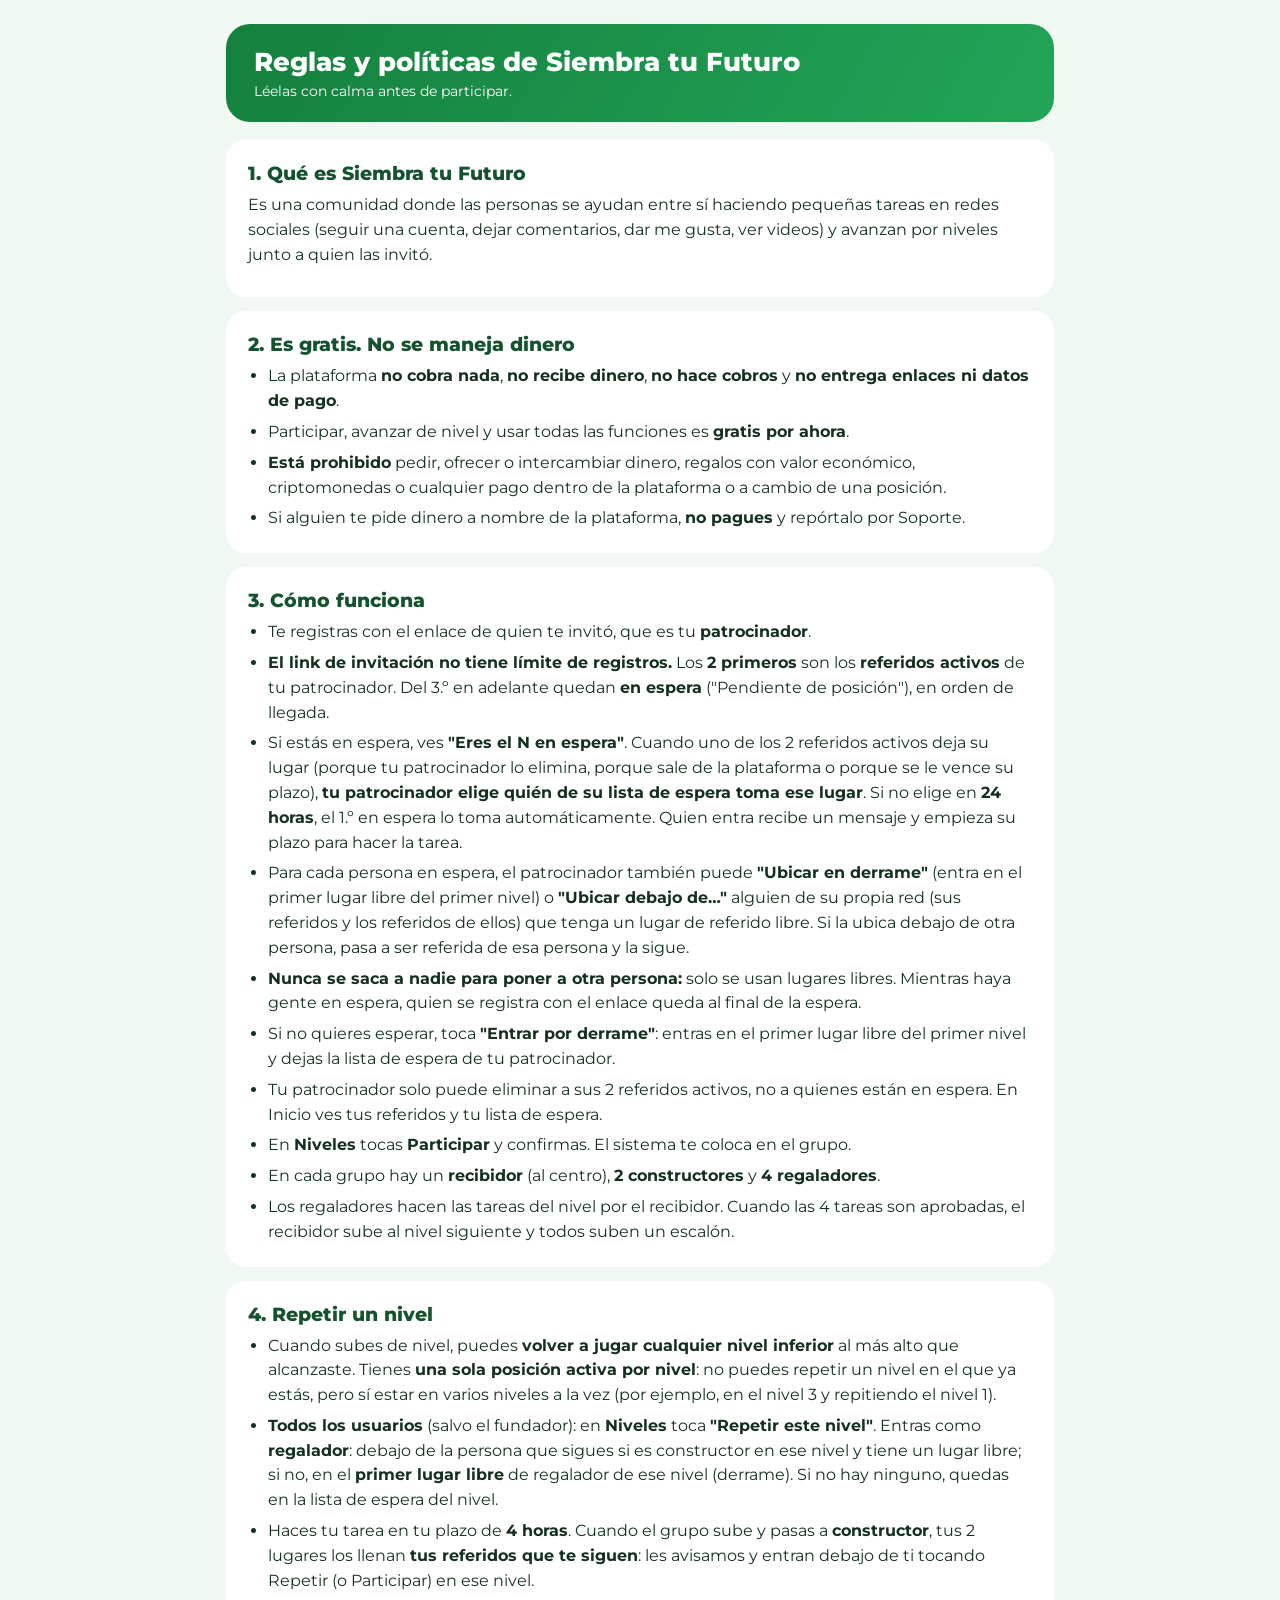
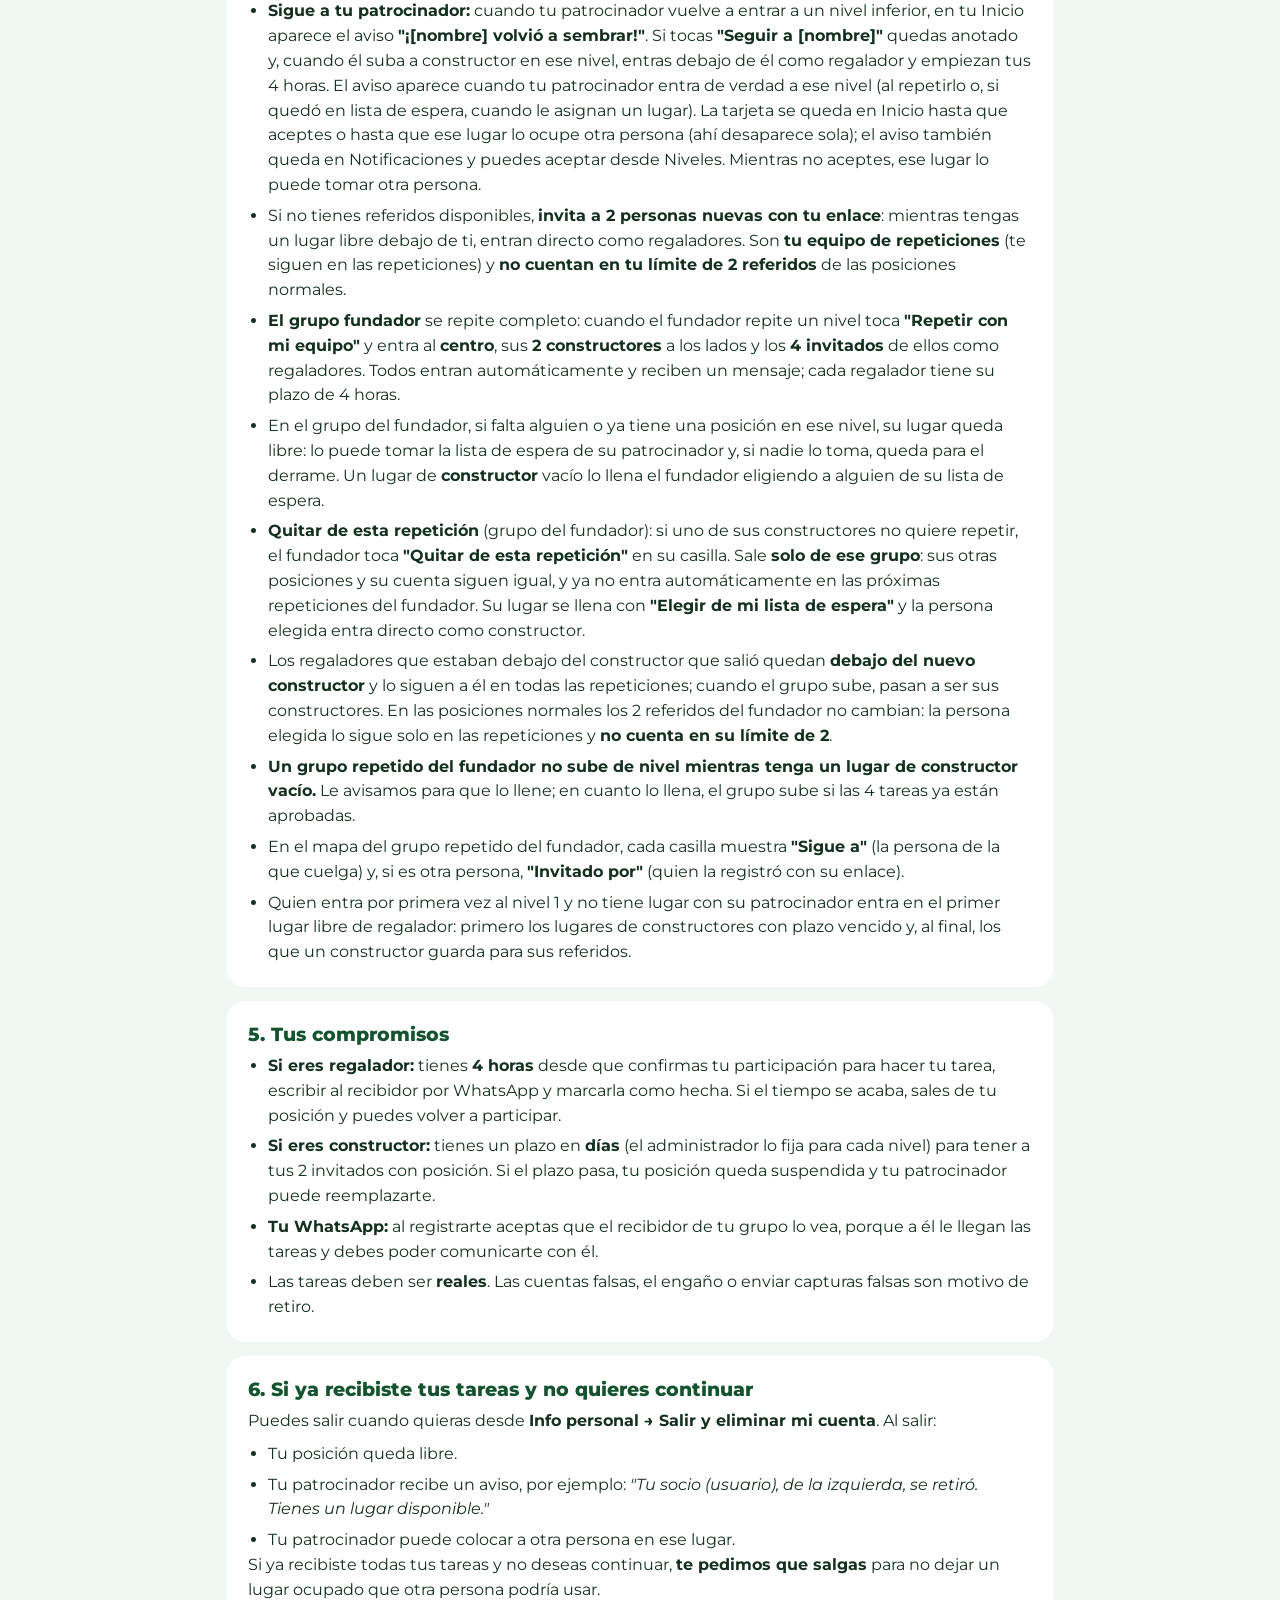
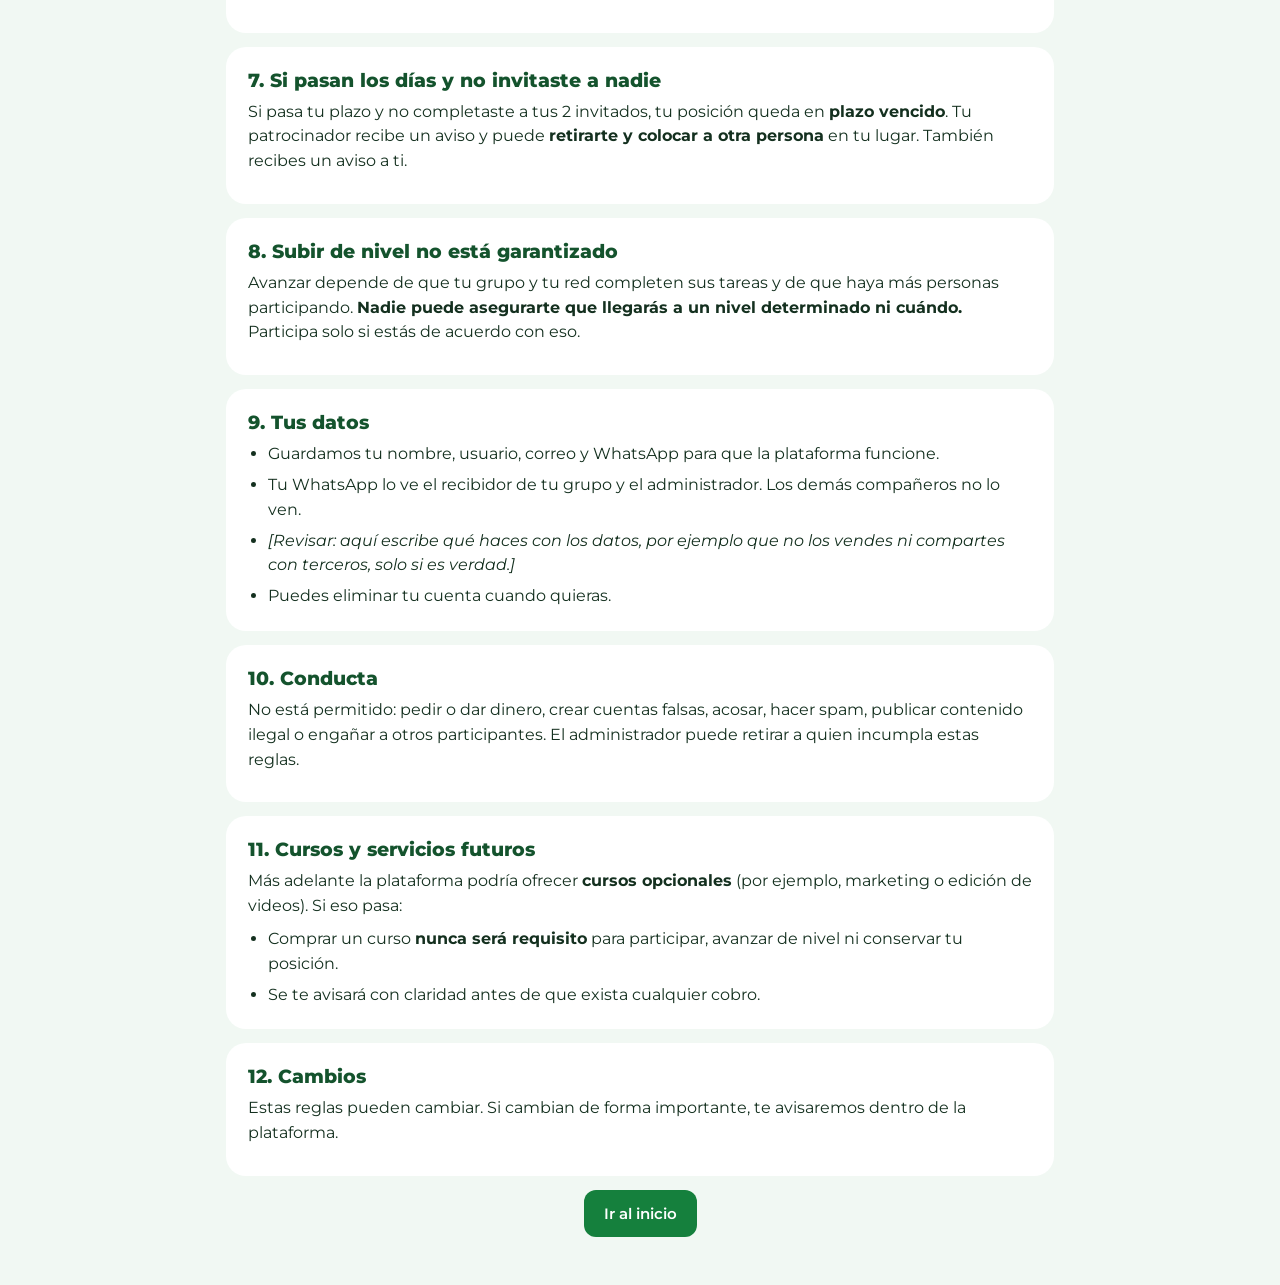
<file: reglas.html>
<!doctype html>
<html lang="es">
<head>
<meta charset="utf-8">
<meta name="viewport" content="width=device-width, initial-scale=1">
<meta name="robots" content="noindex, nofollow">
<title>Sistema Siembra tu Futuro — Reglas y políticas</title>
<link rel="preconnect" href="https://fonts.googleapis.com">
<link rel="preconnect" href="https://fonts.gstatic.com" crossorigin>
<link href="https://fonts.googleapis.com/css2?family=Montserrat:wght@400;600;800&display=swap" rel="stylesheet">
<link rel="stylesheet" href="css/estilos.css?v=28">
</head>
<body>

<div class="reglas">
  <header class="ban reglas-ban">
    <h1>Reglas y políticas de Siembra tu Futuro</h1>
    <div class="ban-sub">Léelas con calma antes de participar.</div>
  </header>

  <main class="reglas-cuerpo">
    <section class="card">
      <h2>1. Qué es Siembra tu Futuro</h2>
      <p>Es una comunidad donde las personas se ayudan entre sí haciendo pequeñas tareas en redes sociales (seguir una cuenta, dejar comentarios, dar me gusta, ver videos) y avanzan por niveles junto a quien las invitó.</p>
    </section>

    <section class="card">
      <h2>2. Es gratis. No se maneja dinero</h2>
      <ul>
        <li>La plataforma <b>no cobra nada</b>, <b>no recibe dinero</b>, <b>no hace cobros</b> y <b>no entrega enlaces ni datos de pago</b>.</li>
        <li>Participar, avanzar de nivel y usar todas las funciones es <b>gratis por ahora</b>.</li>
        <li><b>Está prohibido</b> pedir, ofrecer o intercambiar dinero, regalos con valor económico, criptomonedas o cualquier pago dentro de la plataforma o a cambio de una posición.</li>
        <li>Si alguien te pide dinero a nombre de la plataforma, <b>no pagues</b> y repórtalo por Soporte.</li>
      </ul>
    </section>

    <section class="card">
      <h2>3. Cómo funciona</h2>
      <ul>
        <li>Te registras con el enlace de quien te invitó, que es tu <b>patrocinador</b>.</li>
        <li><b>El link de invitación no tiene límite de registros.</b> Los <b>2 primeros</b> son los <b>referidos activos</b> de tu patrocinador. Del 3.º en adelante quedan <b>en espera</b> ("Pendiente de posición"), en orden de llegada.</li>
        <li>Si estás en espera, ves <b>"Eres el N en espera"</b>. Cuando uno de los 2 referidos activos deja su lugar (porque tu patrocinador lo elimina, porque sale de la plataforma o porque se le vence su plazo), <b>tu patrocinador elige quién de su lista de espera toma ese lugar</b>. Si no elige en <b>24 horas</b>, el 1.º en espera lo toma automáticamente. Quien entra recibe un mensaje y empieza su plazo para hacer la tarea.</li>
        <li>Para cada persona en espera, el patrocinador también puede <b>"Ubicar en derrame"</b> (entra en el primer lugar libre del primer nivel) o <b>"Ubicar debajo de…"</b> alguien de su propia red (sus referidos y los referidos de ellos) que tenga un lugar de referido libre. Si la ubica debajo de otra persona, pasa a ser referida de esa persona y la sigue.</li>
        <li><b>Nunca se saca a nadie para poner a otra persona:</b> solo se usan lugares libres. Mientras haya gente en espera, quien se registra con el enlace queda al final de la espera.</li>
        <li>Si no quieres esperar, toca <b>"Entrar por derrame"</b>: entras en el primer lugar libre del primer nivel y dejas la lista de espera de tu patrocinador.</li>
        <li>Tu patrocinador solo puede eliminar a sus 2 referidos activos, no a quienes están en espera. En Inicio ves tus referidos y tu lista de espera.</li>
        <li>En <b>Niveles</b> tocas <b>Participar</b> y confirmas. El sistema te coloca en el grupo.</li>
        <li>En cada grupo hay un <b>recibidor</b> (al centro), <b>2 constructores</b> y <b>4 regaladores</b>.</li>
        <li>Los regaladores hacen las tareas del nivel por el recibidor. Cuando las 4 tareas son aprobadas, el recibidor sube al nivel siguiente y todos suben un escalón.</li>
      </ul>
    </section>

    <section class="card" id="repetir">
      <h2>4. Repetir un nivel</h2>
      <ul>
        <li>Cuando subes de nivel, puedes <b>volver a jugar cualquier nivel inferior</b> al más alto que alcanzaste. Tienes <b>una sola posición activa por nivel</b>: no puedes repetir un nivel en el que ya estás, pero sí estar en varios niveles a la vez (por ejemplo, en el nivel 3 y repitiendo el nivel 1).</li>
        <li><b>Todos los usuarios</b> (salvo el fundador): en <b>Niveles</b> toca <b>"Repetir este nivel"</b>. Entras como <b>regalador</b>: debajo de la persona que sigues si es constructor en ese nivel y tiene un lugar libre; si no, en el <b>primer lugar libre</b> de regalador de ese nivel (derrame). Si no hay ninguno, quedas en la lista de espera del nivel.</li>
        <li>Haces tu tarea en tu plazo de <b>4 horas</b>. Cuando el grupo sube y pasas a <b>constructor</b>, tus 2 lugares los llenan <b>tus referidos que te siguen</b>: les avisamos y entran debajo de ti tocando Repetir (o Participar) en ese nivel.</li>
        <li><b>Sigue a tu patrocinador:</b> cuando tu patrocinador vuelve a entrar a un nivel inferior, en tu Inicio aparece el aviso <b>"¡[nombre] volvió a sembrar!"</b>. Si tocas <b>"Seguir a [nombre]"</b> quedas anotado y, cuando él suba a constructor en ese nivel, entras debajo de él como regalador y empiezan tus 4 horas. El aviso aparece cuando tu patrocinador entra de verdad a ese nivel (al repetirlo o, si quedó en lista de espera, cuando le asignan un lugar). La tarjeta se queda en Inicio hasta que aceptes o hasta que ese lugar lo ocupe otra persona (ahí desaparece sola); el aviso también queda en Notificaciones y puedes aceptar desde Niveles. Mientras no aceptes, ese lugar lo puede tomar otra persona.</li>
        <li>Si no tienes referidos disponibles, <b>invita a 2 personas nuevas con tu enlace</b>: mientras tengas un lugar libre debajo de ti, entran directo como regaladores. Son <b>tu equipo de repeticiones</b> (te siguen en las repeticiones) y <b>no cuentan en tu límite de 2 referidos</b> de las posiciones normales.</li>
        <li><b>El grupo fundador</b> se repite completo: cuando el fundador repite un nivel toca <b>"Repetir con mi equipo"</b> y entra al <b>centro</b>, sus <b>2 constructores</b> a los lados y los <b>4 invitados</b> de ellos como regaladores. Todos entran automáticamente y reciben un mensaje; cada regalador tiene su plazo de 4 horas.</li>
        <li>En el grupo del fundador, si falta alguien o ya tiene una posición en ese nivel, su lugar queda libre: lo puede tomar la lista de espera de su patrocinador y, si nadie lo toma, queda para el derrame. Un lugar de <b>constructor</b> vacío lo llena el fundador eligiendo a alguien de su lista de espera.</li>
        <li><b>Quitar de esta repetición</b> (grupo del fundador): si uno de sus constructores no quiere repetir, el fundador toca <b>"Quitar de esta repetición"</b> en su casilla. Sale <b>solo de ese grupo</b>: sus otras posiciones y su cuenta siguen igual, y ya no entra automáticamente en las próximas repeticiones del fundador. Su lugar se llena con <b>"Elegir de mi lista de espera"</b> y la persona elegida entra directo como constructor.</li>
        <li>Los regaladores que estaban debajo del constructor que salió quedan <b>debajo del nuevo constructor</b> y lo siguen a él en todas las repeticiones; cuando el grupo sube, pasan a ser sus constructores. En las posiciones normales los 2 referidos del fundador no cambian: la persona elegida lo sigue solo en las repeticiones y <b>no cuenta en su límite de 2</b>.</li>
        <li><b>Un grupo repetido del fundador no sube de nivel mientras tenga un lugar de constructor vacío.</b> Le avisamos para que lo llene; en cuanto lo llena, el grupo sube si las 4 tareas ya están aprobadas.</li>
        <li>En el mapa del grupo repetido del fundador, cada casilla muestra <b>"Sigue a"</b> (la persona de la que cuelga) y, si es otra persona, <b>"Invitado por"</b> (quien la registró con su enlace).</li>
        <li>Quien entra por primera vez al nivel 1 y no tiene lugar con su patrocinador entra en el primer lugar libre de regalador: primero los lugares de constructores con plazo vencido y, al final, los que un constructor guarda para sus referidos.</li>
      </ul>
    </section>

    <section class="card">
      <h2>5. Tus compromisos</h2>
      <ul>
        <li><b>Si eres regalador:</b> tienes <b>4 horas</b> desde que confirmas tu participación para hacer tu tarea, escribir al recibidor por WhatsApp y marcarla como hecha. Si el tiempo se acaba, sales de tu posición y puedes volver a participar.</li>
        <li><b>Si eres constructor:</b> tienes un plazo en <b>días</b> (el administrador lo fija para cada nivel) para tener a tus 2 invitados con posición. Si el plazo pasa, tu posición queda suspendida y tu patrocinador puede reemplazarte.</li>
        <li><b>Tu WhatsApp:</b> al registrarte aceptas que el recibidor de tu grupo lo vea, porque a él le llegan las tareas y debes poder comunicarte con él.</li>
        <li>Las tareas deben ser <b>reales</b>. Las cuentas falsas, el engaño o enviar capturas falsas son motivo de retiro.</li>
      </ul>
    </section>

    <section class="card" id="salir">
      <h2>6. Si ya recibiste tus tareas y no quieres continuar</h2>
      <p>Puedes salir cuando quieras desde <b>Info personal → Salir y eliminar mi cuenta</b>. Al salir:</p>
      <ul>
        <li>Tu posición queda libre.</li>
        <li>Tu patrocinador recibe un aviso, por ejemplo: <i>"Tu socio (usuario), de la izquierda, se retiró. Tienes un lugar disponible."</i></li>
        <li>Tu patrocinador puede colocar a otra persona en ese lugar.</li>
      </ul>
      <p>Si ya recibiste todas tus tareas y no deseas continuar, <b>te pedimos que salgas</b> para no dejar un lugar ocupado que otra persona podría usar.</p>
    </section>

    <section class="card">
      <h2>7. Si pasan los días y no invitaste a nadie</h2>
      <p>Si pasa tu plazo y no completaste a tus 2 invitados, tu posición queda en <b>plazo vencido</b>. Tu patrocinador recibe un aviso y puede <b>retirarte y colocar a otra persona</b> en tu lugar. También recibes un aviso a ti.</p>
    </section>

    <section class="card">
      <h2>8. Subir de nivel no está garantizado</h2>
      <p>Avanzar depende de que tu grupo y tu red completen sus tareas y de que haya más personas participando. <b>Nadie puede asegurarte que llegarás a un nivel determinado ni cuándo.</b> Participa solo si estás de acuerdo con eso.</p>
    </section>

    <section class="card">
      <h2>9. Tus datos</h2>
      <ul>
        <li>Guardamos tu nombre, usuario, correo y WhatsApp para que la plataforma funcione.</li>
        <li>Tu WhatsApp lo ve el recibidor de tu grupo y el administrador. Los demás compañeros no lo ven.</li>
        <li><i>[Revisar: aquí escribe qué haces con los datos, por ejemplo que no los vendes ni compartes con terceros, solo si es verdad.]</i></li>
        <li>Puedes eliminar tu cuenta cuando quieras.</li>
      </ul>
    </section>

    <section class="card">
      <h2>10. Conducta</h2>
      <p>No está permitido: pedir o dar dinero, crear cuentas falsas, acosar, hacer spam, publicar contenido ilegal o engañar a otros participantes. El administrador puede retirar a quien incumpla estas reglas.</p>
    </section>

    <section class="card">
      <h2>11. Cursos y servicios futuros</h2>
      <p>Más adelante la plataforma podría ofrecer <b>cursos opcionales</b> (por ejemplo, marketing o edición de videos). Si eso pasa:</p>
      <ul>
        <li>Comprar un curso <b>nunca será requisito</b> para participar, avanzar de nivel ni conservar tu posición.</li>
        <li>Se te avisará con claridad antes de que exista cualquier cobro.</li>
      </ul>
    </section>

    <section class="card">
      <h2>12. Cambios</h2>
      <p>Estas reglas pueden cambiar. Si cambian de forma importante, te avisaremos dentro de la plataforma.</p>
    </section>

    <p class="centro"><a class="btn" href="index.html">Ir al inicio</a></p>
  </main>
</div>

</body>
</html>
</file>
<file: css/estilos.css>
/* Sistema Siembra tu Futuro — estilos (basados en diseno/) */
:root {
  --verde-osc: #14532d;
  --verde: #15803d;
  --verde-hover: #166534;
  --verde-cl: #22a559;
  --verde-menu: #1f7a43;
  --verde-noche: #0f3d21;
  --amarillo: #facc15;
  --amarillo-osc: #a16207;
  --texto: #14301f;
  --mut: #4b6355;
  --mut2: #6b8575;
  --fondo: #f1f8f3;
  --input: #e8f5ec;
  --borde: #b7d9c4;
  --linea: #dcefe3;
  --rojo: #dc2626;
  --rojo-cl: #fecaca;
}

* { box-sizing: border-box; }
html, body { margin: 0; }
body {
  font-family: 'Montserrat', sans-serif;
  color: var(--texto);
  background: var(--fondo);
  -webkit-text-size-adjust: 100%;
}
button, input { font-family: inherit; }
[hidden] { display: none !important; }

/* ---------- Componentes comunes ---------- */
.btn {
  background: var(--verde); color: #fff; border: 0; border-radius: 12px;
  padding: 12px 20px; font-weight: 600; font-size: 15px; cursor: pointer;
}
.btn:hover { background: var(--verde-hover); }
.btn:disabled { opacity: .6; cursor: wait; }
.btn-grande { padding: 16px; font-size: 18px; }

.bo {
  background: #fff; color: var(--verde); border: 1.5px solid var(--verde); border-radius: 12px;
  padding: 10px 20px; font-weight: 600; font-size: 15px; cursor: pointer; text-align: center; text-decoration: none;
}
.bo:hover { background: var(--input); }

.bt-amarillo {
  background: #fff; color: var(--amarillo-osc); border: 1.5px solid var(--amarillo); border-radius: 12px;
  padding: 10px 16px; font-weight: 600; font-size: 15px; cursor: pointer; text-align: center; text-decoration: none;
}
.bt-amarillo:hover { background: #fefce8; }

.bt-salir {
  background: #fff; color: var(--rojo); border: 1.5px solid var(--rojo-cl); border-radius: 12px;
  padding: 10px 20px; font-weight: 600; font-size: 15px; cursor: pointer;
}
.bt-salir:hover { background: #fef2f2; }

.in {
  width: 100%; padding: 13px; border: 1px solid var(--borde); border-radius: 12px;
  background: var(--input); font-size: 16px; color: var(--texto);
}
.in:focus { outline: 2px solid var(--verde); outline-offset: 1px; background: #fff; }

/* Contraseña con botón de ojo para ver/ocultar */
.in-clave { position: relative; }
.in-clave .in { padding-right: 52px; }
.ojo {
  position: absolute; top: 50%; right: 6px; transform: translateY(-50%);
  width: 40px; height: 40px; border: 0; border-radius: 10px; cursor: pointer;
  background: transparent center / 22px no-repeat url("data:image/svg+xml,%3Csvg xmlns='http://www.w3.org/2000/svg' viewBox='0 0 24 24' fill='none' stroke='%2315803d' stroke-width='2' stroke-linecap='round' stroke-linejoin='round'%3E%3Cpath d='M2 12s3.6-7 10-7 10 7 10 7-3.6 7-10 7S2 12 2 12z'/%3E%3Ccircle cx='12' cy='12' r='3'/%3E%3C/svg%3E");
}
.ojo[aria-pressed="true"] {
  background-image: url("data:image/svg+xml,%3Csvg xmlns='http://www.w3.org/2000/svg' viewBox='0 0 24 24' fill='none' stroke='%2315803d' stroke-width='2' stroke-linecap='round' stroke-linejoin='round'%3E%3Cpath d='M2 12s3.6-7 10-7 10 7 10 7-3.6 7-10 7S2 12 2 12z'/%3E%3Ccircle cx='12' cy='12' r='3'/%3E%3Cpath d='M3 3l18 18'/%3E%3C/svg%3E");
}
.ojo:hover { background-color: #f0fdf4; }
.ojo:focus-visible { outline: 2px solid var(--verde); outline-offset: 1px; }

.lb { display: flex; flex-direction: column; gap: 6px; font-size: 14px; color: var(--mut); }
.mut { color: var(--mut); font-size: 14px; }
.ayuda { font-size: 12px; color: var(--mut2); }
.link { color: var(--verde); }
.link-fuerte { color: var(--verde); font-weight: 600; }
.centro { text-align: center; margin: 0; }

.card { background: #fff; border-radius: 20px; padding: 22px; }
.ban { background: linear-gradient(120deg, var(--verde), var(--verde-cl)); color: #fff; border-radius: 24px; padding: 22px 28px; }

.msg { border-radius: 12px; padding: 10px 14px; font-size: 14px; line-height: 1.4; }
.msg.error { background: #fee2e2; color: #991b1b; }
.msg.ok { background: #dcfce7; color: #166534; }
.msg.info { background: var(--input); color: var(--mut); }

/* ---------- Acceso (index.html) ---------- */
.acceso { display: flex; min-height: 100vh; min-height: 100dvh; }
.acceso-hero {
  flex: 1; color: #fff; padding: 64px;
  background: linear-gradient(145deg, #14532d 0%, #15803d 55%, #22a559 100%);
  display: flex; flex-direction: column; justify-content: center; gap: 20px;
}
.acceso-hero h1 { margin: 0; font-size: 52px; font-weight: 800; line-height: 1.1; }
.hero-lema { margin: 0; font-size: 20px; }
.hero-sub { margin: 0; font-size: 16px; color: #d9f5e3; }
.redes { display: flex; gap: 12px; margin-top: 12px; flex-wrap: wrap; }
.red {
  border: 1.5px solid #fff; color: #fff; padding: 12px 22px; border-radius: 12px;
  font-weight: 600; text-decoration: none;
}
.red-wa { background: var(--amarillo); border-color: var(--amarillo); color: var(--texto); }

.acceso-panel {
  flex: 1; background: var(--fondo); display: flex; align-items: center; justify-content: center;
  padding: 32px 16px;
}
.acceso-card {
  width: 100%; max-width: 460px; background: #fff; border-radius: 32px; padding: 36px 44px 40px;
  box-shadow: 0 12px 40px rgba(20, 83, 45, .18);
}
.acceso-card form { display: flex; flex-direction: column; gap: 15px; }
.acceso-card h2 { margin: 0; font-size: 32px; font-weight: 800; }
.acceso-card p { margin: 0; }

.tabs { display: flex; background: var(--input); border-radius: 14px; padding: 4px; margin-bottom: 22px; }
.tab {
  flex: 1; border: 0; background: transparent; padding: 10px; border-radius: 10px;
  font-weight: 600; font-size: 15px; color: var(--mut); cursor: pointer;
}
.tab[aria-selected="true"] { background: #fff; color: var(--verde); box-shadow: 0 2px 6px rgba(20, 83, 45, .12); }

.acceso-card.ancha { max-width: 560px; }
.campo { display: flex; flex-direction: column; gap: 6px; min-width: 0; }
.fila-2 { display: grid; grid-template-columns: 1fr 1fr; gap: 15px 14px; }
.req { color: var(--rojo); font-weight: 700; }
.err { font-size: 13px; color: #b91c1c; line-height: 1.35; }
.err:empty { display: none; }
.in[aria-invalid="true"] { border-color: var(--rojo); background: #fef2f2; }
.check[data-invalido] input { outline: 2px solid var(--rojo); outline-offset: 1px; }

.fila-entre { display: flex; justify-content: space-between; align-items: center; gap: 12px; flex-wrap: wrap; font-size: 15px; }
.check { display: flex; gap: 8px; align-items: flex-start; font-size: 14px; line-height: 1.4; cursor: pointer; }
.check input { width: 18px; height: 18px; margin: 1px 0 0; accent-color: var(--verde); flex: none; }

@media (max-width: 860px) {
  .acceso { flex-direction: column; }
  .acceso-hero { padding: 28px 16px 40px; gap: 10px; text-align: center; align-items: center; }
  .acceso-hero .logo { width: 60px; height: 60px; }
  .acceso-hero h1 { font-size: 32px; }
  .hero-lema { font-size: 16px; }
  .hero-sub { font-size: 14px; }
  .redes { justify-content: center; margin-top: 6px; gap: 8px; }
  .red { padding: 9px 16px; font-size: 14px; }
  .acceso-panel { padding: 0 16px 32px; align-items: flex-start; }
  .acceso-card { margin-top: -20px; padding: 22px 20px 26px; border-radius: 24px; }
  .acceso-card h2 { font-size: 26px; }
}

/* Celulares muy angostos: las dos columnas no caben, se apilan */
@media (max-width: 380px) {
  .fila-2 { grid-template-columns: 1fr; }
}

/* Logo y "Reglas y políticas" dentro de la tarjeta: solo en celular */
.card-logo, .pie-card { display: none; }

/* ---------- Acceso en celular (menos de 768px): Iniciar sesión y Registrarse ----------
   Sin franja verde: fondo verde muy claro y todo dentro de una sola tarjeta blanca.
   Los campos llevan el nombre dentro (placeholder, ver data-ph-movil en js/auth.js).
   En computadora (768px o más) no cambia nada. */
@media (max-width: 767.98px) {
  .acceso {
    flex-direction: column;
    background: linear-gradient(180deg, #ecfdf3 0%, #f4fbf6 55%, #e3f6ea 100%);
  }
  .acceso-hero { display: none; }

  .acceso-panel {
    flex: 1; flex-direction: column; align-items: stretch; justify-content: flex-start;
    padding: 24px 16px; background: transparent;
  }
  .acceso-card, .acceso-card.ancha {
    max-width: none; width: 100%; margin: 0; padding: 24px;
    border-radius: 36px; box-shadow: 0 12px 32px rgba(20, 83, 45, .10);
  }
  .card-logo { display: block; width: 92px; height: 92px; margin: 0 auto 18px; }
  .acceso-card .tabs { display: none; }
  .acceso-card form { gap: 14px; }

  /* Título y subtítulo */
  .acceso-card h2 { font-size: 40px; font-weight: 800; line-height: 1.12; text-align: left; }
  .acceso-card h2 + .mut, .acceso-card h2 + p.mut { font-size: 16px; color: var(--mut); }

  /* Sin etiquetas encima (siguen ahí para lectores de pantalla) */
  #form-login .lb-texto, #form-login label.lb[for], #form-registro .campo > label.lb {
    position: absolute; width: 1px; height: 1px; padding: 0; margin: -1px; overflow: hidden;
    clip: rect(0 0 0 0); white-space: nowrap; border: 0;
  }
  #form-login .lb { gap: 0; }

  /* Campos de 60px, borde gris claro, esquinas de 16px, letra de 18px */
  .acceso-card .in {
    height: 60px; padding: 0 16px; font-size: 18px;
    background: #fff; border: 1.5px solid #dfe5e1; border-radius: 16px;
  }
  .acceso-card .in::placeholder { color: #8a968f; opacity: 1; }
  .acceso-card .in:focus { outline: 2px solid var(--verde); outline-offset: 0; border-color: transparent; }
  .acceso-card .in-clave .in { padding-right: 58px; }
  .acceso-card .ojo { right: 8px; }
  .acceso-card .fila-2 { grid-template-columns: 1fr; gap: 14px; }

  /* Recordarme a la izquierda y ¿Olvidaste tu clave? a la derecha, en la misma línea */
  #form-login .fila-entre { flex-wrap: nowrap; font-size: 14px; gap: 8px; }
  #form-login .fila-entre .check { white-space: nowrap; align-items: center; }
  #form-login .fila-entre .link { white-space: nowrap; }

  /* Botón de 60px a todo el ancho, letra de 20px en negrita */
  .acceso-card .btn-grande {
    width: 100%; min-height: 60px; padding: 0 16px; font-size: 20px; font-weight: 700; border-radius: 16px;
  }
  .acceso-card a.btn-grande { display: flex; align-items: center; justify-content: center; }

  /* Enlaces de abajo, centrados y dentro de la tarjeta */
  .acceso-card .centro { font-size: 15px; }
  .pie-card { display: block; margin: 0; text-align: center; font-size: 14px; }
  .acceso-panel > .pie-acceso { display: none; }
}


/* ---------- Panel (panel.html) ---------- */
body.cargando .app { visibility: hidden; }

.app { display: flex; min-height: 100vh; min-height: 100dvh; background: var(--fondo); }

.sb {
  width: 240px; flex: none; background: var(--verde-osc); color: #fff; padding: 24px 16px;
  display: flex; flex-direction: column; gap: 6px;
  position: sticky; top: 0; height: 100vh; height: 100dvh; overflow-y: auto;
}
.sb-marca { font-weight: 800; font-size: 18px; padding: 0 8px 4px; }
.sb-lema { font-size: 12px; color: var(--amarillo); padding: 0 8px 16px; }
.sb a { color: #fff; padding: 11px 12px; text-decoration: none; border-radius: 12px; }
.sb a:hover { background: rgba(255, 255, 255, .08); }
.sb a.on { background: var(--verde-menu); color: var(--amarillo); font-weight: 600; }
.sb a.salir { color: var(--rojo-cl); margin-top: auto; }

.contenido { flex: 1; display: flex; flex-direction: column; min-width: 0; }

.topbar {
  height: 56px; background: #fff; border-bottom: 1px solid var(--linea);
  display: flex; align-items: center; justify-content: space-between; gap: 12px;
  padding: 0 28px; flex: none; position: sticky; top: 0; z-index: 20;
}
.hd { margin: 0; font-size: 24px; color: var(--verde); }
.btn-menu {
  display: none; align-items: center; justify-content: center; flex: none;
  width: 42px; height: 42px; border: 0; border-radius: 12px; background: var(--input);
  color: var(--verde-osc); cursor: pointer;
}
.avatar {
  width: 38px; height: 38px; border-radius: 50%; background: var(--verde); color: #fff;
  display: flex; align-items: center; justify-content: center; font-weight: 800; font-size: 15px; flex: none;
}

.mn { padding: 20px 28px 28px; display: flex; flex-direction: column; gap: 14px; }
.seccion { display: flex; flex-direction: column; gap: 14px; }

.ban-inicio { display: flex; justify-content: space-between; align-items: center; gap: 16px; padding: 18px 28px; }
.ban h3 { margin: 0 0 4px; font-size: 25px; font-weight: 800; overflow-wrap: anywhere; }
.ban-sub { font-size: 14px; }

.fila-cards { display: flex; gap: 18px; align-items: flex-start; }
.card h3 { margin: 0; font-size: 21px; }
.card-invitacion { flex: 2; display: flex; flex-direction: column; gap: 10px; min-width: 0; }
.card-acciones { flex: 1; display: flex; flex-direction: column; gap: 9px; }
.enlace {
  background: var(--input); border-radius: 12px; padding: 12px;
  font-family: monospace; font-size: 13px; word-break: break-all;
}
.botones { display: flex; gap: 10px; flex-wrap: wrap; }
.botones > * { flex: 1 1 160px; }

.pronto { display: flex; flex-direction: column; align-items: center; text-align: center; gap: 12px; padding: 48px 22px; }
.pronto-icono {
  width: 64px; height: 64px; border-radius: 50%; background: var(--input);
  display: flex; align-items: center; justify-content: center;
}
.pronto h3 { font-size: 24px; }

a.btn { display: inline-block; text-align: center; text-decoration: none; }
.sb a.link-admin { border: 1px dashed rgba(250, 204, 21, .5); margin-top: 6px; }
.sb a.link-admin.on { border-style: solid; }
.ban-sub { font-size: 14px; }
.aviso-vacio { display: flex; flex-direction: column; gap: 6px; }
.aviso-vacio p { margin: 0; }

/* ---------- Niveles ---------- */
.grid-niveles { display: grid; grid-template-columns: repeat(5, minmax(0, 1fr)); gap: 16px; }
.nivel { text-align: center; display: flex; flex-direction: column; align-items: center; gap: 8px; border: 2px solid transparent; }
.nivel.activo { border-color: var(--verde); }
.nivel.bloqueado { opacity: .6; }
.nivel-circulo {
  width: 56px; height: 56px; border-radius: 50%; color: #fff; flex: none;
  display: flex; align-items: center; justify-content: center; font-weight: 800; font-size: 22px;
}
.nivel-nombre { font-weight: 800; font-size: 18px; }
.btn-nivel { width: 100%; padding: 9px; margin-top: auto; }
.btn-bloqueado {
  width: 100%; padding: 9px; margin-top: auto; background: #e5e7eb; color: #6b7280;
  border: 0; border-radius: 12px; font-weight: 600; font-size: 15px;
}
/* Vueltas: un nivel puede tener varios botones (uno por vuelta) */
.nivel-botones { width: 100%; margin-top: auto; display: flex; flex-direction: column; gap: 6px; }
.nivel-botones .btn-nivel, .nivel-botones .btn-bloqueado { margin-top: 0; white-space: normal; overflow-wrap: anywhere; }
a.btn-nivel { display: block; text-align: center; text-decoration: none; }
.nivel-hecho { font-size: 12px; font-weight: 600; color: var(--verde); }

/* Inicio: mis niveles con su vuelta */
#inicio-niveles:empty { display: none; }
.mis-niveles { list-style: none; margin: 10px 0 0; padding: 0; display: flex; flex-direction: column; }
.mis-niveles-item { display: flex; align-items: center; gap: 12px; padding: 10px 0; border-top: 1px solid var(--linea); }
.mis-niveles-item:first-child { border-top: 0; }
.nivel-punto { width: 14px; height: 14px; border-radius: 50%; flex: none; }
.mis-niveles-texto { flex: 1; min-width: 0; display: flex; flex-direction: column; gap: 2px; }
.mis-niveles-texto .mut { font-size: 13px; }

/* ---------- Mi grupo ---------- */
#grupo-contenido { display: flex; flex-direction: column; gap: 14px; }
.chips { display: flex; gap: 8px; flex-wrap: wrap; }
.chip {
  padding: 8px 16px; border-radius: 99px; background: #fff; color: var(--verde);
  border: 1.5px solid var(--borde); font-weight: 600; font-size: 14px; text-decoration: none;
}
.chip.on { background: var(--verde); border-color: var(--verde); color: #fff; }
.grupo-cabecera { display: flex; justify-content: space-between; align-items: center; gap: 12px; padding: 16px 22px; flex-wrap: wrap; }
.grupo-titulo { font-weight: 800; font-size: 20px; }
.estado-chip { padding: 8px 16px; border-radius: 99px; font-weight: 600; font-size: 13px; white-space: nowrap; }
.estado-chip.activo { background: #dcfce7; color: var(--verde-osc); }
.estado-chip.completado { background: #fef9c3; color: var(--amarillo-osc); }

/* Mapa del grupo (misma forma en computadora y celular):
   regaladores en las puntas, constructores a los lados y el recibidor al centro,
   unidos con líneas: recibidor -> constructores -> sus dos regaladores.
   --gx/--gy: separación entre casillas; --bw: borde de la casilla; --lw: grosor de la línea. */
.mapa {
  --gx: 24px; --gy: 26px; --bw: 3px; --lw: 2px; --mapa-linea: rgba(134, 239, 172, .55);
  background: var(--verde-noche); border-radius: 20px; padding: 26px;
  display: grid; grid-template-columns: repeat(5, minmax(0, 152px)); justify-content: center; align-items: center;
  grid-template-areas: "r1 c1 rec c2 r3" "r2 c1 rec c2 r4";
  gap: var(--gy) var(--gx);
}
.casilla {
  position: relative;
  background: var(--verde-osc); color: #fff; border: var(--bw) solid transparent; border-radius: 16px;
  padding: 10px; text-align: center; display: flex; flex-direction: column; justify-content: center; gap: 2px; min-width: 0;
}
/* Las puntas ocupan toda su fila para que la línea vertical una a las dos sin cortes */
.casilla[data-pos^="regalador"] { align-self: stretch; }
.cas-rol-corto { display: none; font-size: 9px; font-weight: 700; letter-spacing: .02em; }

/* Líneas */
.casilla[data-pos="recibidor"]::before, .casilla[data-pos="recibidor"]::after,
.casilla[data-pos^="constructor"]::before,
.casilla[data-pos^="regalador"]::before, .casilla[data-pos^="regalador"]::after {
  content: ""; position: absolute; background: var(--mapa-linea); pointer-events: none;
}
/* Recibidor -> constructor 1 (izquierda) y constructor 2 (derecha) */
.casilla[data-pos="recibidor"]::before,
.casilla[data-pos="recibidor"]::after { top: calc(50% - var(--lw) / 2); height: var(--lw); width: calc(var(--gx) + var(--bw)); }
.casilla[data-pos="recibidor"]::before { right: 100%; }
.casilla[data-pos="recibidor"]::after { left: 100%; }
/* Constructor -> mitad del espacio hacia sus regaladores */
.casilla[data-pos^="constructor"]::before { top: calc(50% - var(--lw) / 2); height: var(--lw); width: calc(var(--bw) + var(--gx) / 2 + var(--lw) / 2); }
.casilla[data-pos="constructor_1"]::before { right: 100%; }
.casilla[data-pos="constructor_2"]::before { left: 100%; }
/* Regalador: tramo horizontal hacia su constructor... */
.casilla[data-pos^="regalador"]::before { top: calc(50% - var(--lw) / 2); height: var(--lw); width: calc(var(--bw) + var(--gx) / 2 + var(--lw) / 2); }
.casilla[data-pos="regalador_1"]::before, .casilla[data-pos="regalador_2"]::before { left: 100%; }
.casilla[data-pos="regalador_3"]::before, .casilla[data-pos="regalador_4"]::before { right: 100%; }
/* ...y media línea vertical: la de arriba baja y la de abajo sube hasta encontrarse */
.casilla[data-pos^="regalador"]::after { width: var(--lw); }
.casilla[data-pos="regalador_1"]::after, .casilla[data-pos="regalador_2"]::after { left: calc(100% + var(--bw) + var(--gx) / 2 - var(--lw) / 2); }
.casilla[data-pos="regalador_3"]::after, .casilla[data-pos="regalador_4"]::after { right: calc(100% + var(--bw) + var(--gx) / 2 - var(--lw) / 2); }
.casilla[data-pos="regalador_1"]::after, .casilla[data-pos="regalador_3"]::after { top: calc(50% - var(--lw) / 2); bottom: calc(-1 * (var(--bw) + var(--gy) / 2)); }
.casilla[data-pos="regalador_2"]::after, .casilla[data-pos="regalador_4"]::after { top: calc(-1 * (var(--bw) + var(--gy) / 2)); bottom: calc(50% - var(--lw) / 2); }
.casilla[data-pos="recibidor"] { grid-area: rec; background: var(--amarillo); color: var(--texto); }
.casilla[data-pos="constructor_1"] { grid-area: c1; }
.casilla[data-pos="constructor_2"] { grid-area: c2; }
.casilla[data-pos="regalador_1"] { grid-area: r1; }
.casilla[data-pos="regalador_2"] { grid-area: r2; }
.casilla[data-pos="regalador_3"] { grid-area: r3; }
.casilla[data-pos="regalador_4"] { grid-area: r4; }
.casilla.tu { border-color: #4ade80; }
.casilla.tu:not([data-pos="recibidor"]) { background: #166534; }
.casilla.libre .cas-nombre { opacity: .7; font-weight: 600; }
.cas-rol { font-size: 11px; font-weight: 600; letter-spacing: .03em; }
.cas-nombre { font-weight: 800; font-size: 14px; overflow-wrap: anywhere; }
.cas-estado { font-size: 11px; }
.cas-tu { font-size: 10px; color: #4ade80; font-weight: 800; }
.casilla[data-pos="recibidor"] .cas-tu { color: var(--verde-osc); }

.aviso-wa { background: var(--input); border-radius: 14px; padding: 14px; font-size: 14px; line-height: 1.5; }
.aviso-wa-acciones { margin-top: 10px; }

/* Acciones del administrador dentro de cada casilla */
.cas-acciones { display: flex; gap: 6px; justify-content: center; flex-wrap: wrap; margin-top: 8px; }
.cb {
  border: 1.5px solid rgba(255, 255, 255, .7); background: transparent; color: #fff;
  border-radius: 99px; padding: 5px 10px; font-size: 12px; font-weight: 600; cursor: pointer;
}
.cb:hover:not(:disabled) { background: rgba(255, 255, 255, .12); }
.cb:disabled { opacity: .45; cursor: not-allowed; }
.cb-asignar { background: var(--amarillo); border-color: var(--amarillo); color: var(--texto); }
.cb-asignar:hover:not(:disabled) { background: #fde047; }
.cb-quitar { border-color: var(--rojo-cl); color: var(--rojo-cl); }
.casilla[data-pos="recibidor"] .cb { border-color: var(--verde-osc); color: var(--verde-osc); }
.casilla[data-pos="recibidor"] .cb-asignar { background: var(--verde-osc); color: #fff; }
.casilla[data-pos="recibidor"] .cb-quitar { border-color: #b91c1c; color: #b91c1c; }
.cas-pista { width: 100%; font-size: 10px; opacity: .8; }
/* WhatsApp del recibidor debajo de su nombre */
.cas-wa { display: block; font-size: 12px; font-weight: 700; color: var(--verde-osc); text-decoration: underline; overflow-wrap: anywhere; }
.cas-wa.sin { font-weight: 500; text-decoration: none; opacity: .75; }
/* Íconos de la casilla: visto amarillo (tarea hecha) y eliminar persona */
/* Abajo y centrados dentro de la casilla, uno al lado del otro (si no caben, pasan a la línea de abajo) */
.cas-iconos { display: flex; justify-content: center; align-items: center; flex-wrap: wrap; gap: 6px 14px; margin-top: 8px; }
.cas-ico {
  width: 34px; height: 34px; flex: none; border-radius: 50%; display: inline-flex; align-items: center; justify-content: center;
  border: 0; padding: 0; font: inherit; line-height: 1;
}
.cas-ico svg { width: 20px; height: 20px; display: block; }
button.cas-ico { cursor: pointer; transition: transform .12s ease, background .12s ease; }
button.cas-ico:hover { transform: scale(1.06); }
button.cas-ico:focus-visible { outline: 3px solid #fff; outline-offset: 2px; }
.cas-visto { background: var(--amarillo); color: var(--verde-noche); }
button.cas-visto:hover { background: #fde047; }
.cas-verificado { background: #16a34a; color: #fff; }
.cas-eliminar { background: rgba(248, 113, 113, .16); color: #f87171; }
button.cas-eliminar:hover { background: rgba(248, 113, 113, .28); }
/* Grupo repetido: a quién sigue cada casilla y, más chico, quién la invitó */
.cas-sigue { width: 100%; font-size: 11px; font-weight: 600; line-height: 1.25; overflow-wrap: anywhere; }
.cas-invitado { width: 100%; font-size: 10px; opacity: .75; line-height: 1.2; overflow-wrap: anywhere; }

/* ---------- Administración ---------- */
body.trabajando, body.trabajando button { cursor: wait; }
.tabs-admin { max-width: 360px; margin-bottom: 0; }
.barra-admin { display: flex; align-items: center; gap: 12px; flex-wrap: wrap; padding: 16px 18px; }
.buscador { flex: 1 1 260px; width: auto; }
.botones-pronto { display: flex; gap: 8px; flex-wrap: wrap; }
.botones-pronto button { font-size: 13px; padding: 9px 14px; }
.botones-pronto button:disabled { opacity: .55; cursor: not-allowed; }
.lb-linea { flex-direction: row; align-items: center; gap: 10px; font-weight: 600; }
.sel { width: auto; padding: 10px 12px; cursor: pointer; }
.ayuda-orden { margin: 0; }
#lista-grupos { display: flex; flex-direction: column; gap: 16px; }
.grupo-admin { display: flex; flex-direction: column; gap: 14px; }
.grupo-cabecera-admin { display: flex; justify-content: space-between; align-items: center; gap: 12px; flex-wrap: wrap; }
.grupo-cabecera-der { display: flex; align-items: center; gap: 10px; flex-wrap: wrap; }
.bt-chico { padding: 7px 14px; font-size: 13px; }

.tabla-wrap { background: #fff; border-radius: 20px; overflow-x: auto; -webkit-overflow-scrolling: touch; }
.tabla { width: 100%; border-collapse: collapse; font-size: 14px; }
.tabla th, .tabla td { padding: 12px 16px; text-align: left; border-bottom: 1px solid var(--linea); white-space: nowrap; }
.tabla th { font-size: 12px; text-transform: uppercase; letter-spacing: .04em; color: var(--mut); background: var(--fondo); }
.tabla tbody tr:last-child td { border-bottom: 0; }
.tabla tbody tr:hover { background: #f8fcf9; }
.mono { font-family: monospace; font-size: 13px; }

/* ---------- Ventanas (dialog) ---------- */
.modal {
  border: 0; border-radius: 24px; padding: 0; width: calc(100% - 32px); max-width: 460px;
  color: var(--texto); box-shadow: 0 20px 60px rgba(15, 61, 33, .35);
}
.modal::backdrop { background: rgba(15, 61, 33, .55); }
.modal-cuerpo { display: flex; flex-direction: column; gap: 14px; padding: 24px; }
.modal-cuerpo h3 { margin: 0; font-size: 22px; }
.modal-botones { display: flex; gap: 10px; justify-content: flex-end; flex-wrap: wrap; }
.btn-peligro { background: var(--rojo); }
.btn-peligro:hover { background: #b91c1c; }
.lista-usuarios {
  list-style: none; margin: 0; padding: 0; max-height: 45vh; overflow-y: auto;
  border: 1px solid var(--linea); border-radius: 14px;
}
.lista-usuarios li + li { border-top: 1px solid var(--linea); }
.lista-usuarios .vacio { padding: 16px; }
.item-usuario {
  width: 100%; display: flex; flex-direction: column; align-items: flex-start; gap: 2px;
  padding: 12px 14px; border: 0; background: #fff; text-align: left; cursor: pointer; font-size: 15px; color: var(--texto);
}
.item-usuario:hover, .item-usuario:focus-visible { background: var(--input); }
.item-usuario .mut { font-size: 13px; }

/* ---------- Fase 3: utilidades ---------- */
.sr-only {
  position: absolute; width: 1px; height: 1px; padding: 0; margin: -1px;
  overflow: hidden; clip: rect(0, 0, 0, 0); white-space: nowrap; border: 0;
}
.pila { display: flex; flex-direction: column; gap: 14px; }
.pila:empty { display: none; }
#inicio-reloj:empty { display: none; }
.btn-chico { padding: 8px 14px; font-size: 13px; }
.botones-fin { justify-content: flex-end; }
.botones-fin > * { flex: 0 0 auto; }

.badge {
  display: inline-block; min-width: 20px; padding: 1px 7px; margin-left: 8px; border-radius: 99px;
  background: var(--rojo); color: #fff; font-size: 11px; font-weight: 700; line-height: 18px; text-align: center;
}
.btn-menu { position: relative; }
.badge-menu { position: absolute; top: -4px; right: -6px; margin: 0; }
.tab .badge { margin-left: 6px; }

.pill { display: inline-block; padding: 4px 12px; border-radius: 99px; font-size: 12px; font-weight: 600; white-space: nowrap; }
.pill-gris { background: #eef2ef; color: var(--mut); }
.pill-amarilla { background: #fef9c3; color: var(--amarillo-osc); }
.pill-gris { background: #e5e7eb; color: #374151; }
.pill-verde { background: #dcfce7; color: var(--verde-osc); }
.pill-roja { background: #fee2e2; color: #991b1b; }
.pill-nuevo { background: var(--amarillo); color: var(--texto); font-size: 11px; padding: 2px 10px; }

.alerta-roja {
  background: #fee2e2; color: #991b1b; border: 1.5px solid #fca5a5; border-radius: 12px;
  padding: 10px 14px; font-weight: 700; font-size: 14px;
}

/* Casilla con plazo vencido (color de alerta) */
.mapa .casilla.vencida { background: #7f1d1d; border-color: #f87171; color: #fff; }
.mapa .casilla.vencida .cas-estado { color: #fecaca; font-weight: 700; }
.mapa .casilla.vencida.tu { border-color: #4ade80; }

/* ---------- Tarjeta "Tu reloj" ---------- */
.reloj { display: flex; flex-direction: column; gap: 10px; border: 2px solid var(--verde); padding: 22px 24px; }
.reloj h3 { margin: 0; font-size: 24px; font-weight: 800; }
.reloj p { margin: 0; }
.reloj-cab { display: flex; justify-content: space-between; align-items: center; gap: 10px; flex-wrap: wrap; }
.reloj-etiqueta { font-size: 13px; font-weight: 600; color: var(--mut); }
.reloj-fase { background: var(--input); color: var(--verde-osc); padding: 5px 12px; border-radius: 99px; font-size: 12px; font-weight: 700; }
.reloj-cifra {
  font-size: 52px; font-weight: 800; line-height: 1.05; color: var(--verde);
  font-variant-numeric: tabular-nums; letter-spacing: .02em;
}
.reloj-cifra-dias { font-size: 40px; }
.reloj-barra { height: 12px; background: var(--linea); border-radius: 99px; overflow: hidden; }
.reloj-relleno { height: 100%; width: 100%; background: var(--verde); border-radius: 99px; transition: width .9s linear, background-color .4s; }
.reloj-nota { font-size: 13px; color: var(--mut); }
.reloj.nivel-amarillo { border-color: var(--amarillo); }
.reloj.nivel-amarillo .reloj-cifra { color: var(--amarillo-osc); }
.reloj.nivel-amarillo .reloj-relleno { background: var(--amarillo); }
.reloj.nivel-rojo { border-color: var(--rojo); }
.reloj.nivel-rojo .reloj-cifra { color: var(--rojo); }
.reloj.nivel-rojo .reloj-relleno { background: var(--rojo); }
.reloj-invitados { display: flex; align-items: center; gap: 12px; font-weight: 700; font-size: 16px; }
.circulos { display: inline-flex; gap: 8px; }
.circulo { width: 26px; height: 26px; border-radius: 50%; border: 3px solid var(--borde); background: #fff; }
.circulo.lleno { background: var(--verde); border-color: var(--verde); }
.reloj-verde { background: linear-gradient(120deg, #dcfce7, #f0fdf4); border-color: var(--verde); }
.reloj-verde h3 { color: var(--verde-osc); }
.celda-fundador { display: flex; align-items: center; gap: 8px; flex-wrap: wrap; }
.grupo-completado { opacity: .75; }
.reloj-espera { background: var(--input); }
.reloj-espera h3 { font-size: 20px; color: var(--verde-osc); }
.reloj-rojo { background: #fef2f2; border-color: var(--rojo); }
.reloj-rojo h3 { color: #b91c1c; }
.reloj-rojo .reloj-fase { background: #fee2e2; color: #991b1b; }
.reloj-rojo .circulo.lleno { background: var(--rojo); border-color: var(--rojo); }

/* ---------- Tarjeta del recibidor ---------- */
.aprobacion { display: flex; flex-direction: column; gap: 12px; }
.aprobacion.con-alerta { border: 2px solid #fca5a5; }
.aprob-cab { display: flex; justify-content: space-between; align-items: flex-start; gap: 12px; flex-wrap: wrap; }
.contador { background: var(--verde); color: #fff; border-radius: 99px; padding: 6px 14px; font-weight: 800; font-size: 14px; white-space: nowrap; }
.aprob-lista { list-style: none; margin: 0; padding: 0; display: flex; flex-direction: column; }
.aprob-item {
  display: flex; align-items: center; gap: 12px; flex-wrap: wrap;
  padding: 12px 0; border-top: 1px solid var(--linea);
}
.aprob-quien { flex: 1 1 160px; display: flex; flex-direction: column; min-width: 0; overflow-wrap: anywhere; }
.aprob-rol { font-size: 12px; color: var(--mut2); font-weight: 600; }
.aprob-botones { display: flex; gap: 8px; flex-wrap: wrap; }
.aprob-botones .bt-amarillo:disabled { opacity: .55; cursor: not-allowed; background: #fff; }
.tarea-simple { display: flex; flex-direction: column; gap: 10px; }
.tarea-simple p { margin: 0; }

/* ---------- Notificaciones ---------- */
.notif-cabecera { display: flex; justify-content: space-between; align-items: center; gap: 12px; flex-wrap: wrap; }
.notif-card { padding: 0; overflow: hidden; }
.notif { display: flex; gap: 14px; padding: 16px 18px; background: #fff; }
.notif + .notif { border-top: 1px solid var(--linea); }
.notif.nueva { background: #fefce8; cursor: pointer; }
.notif.nueva:hover, .notif.nueva:focus-visible { background: #fef9c3; outline: none; }
.notif-icono {
  width: 36px; height: 36px; border-radius: 50%; background: var(--amarillo); color: var(--texto); flex: none;
  display: flex; align-items: center; justify-content: center; font-weight: 800; font-size: 15px;
}
.notif-cuerpo { flex: 1; min-width: 0; display: flex; flex-direction: column; gap: 3px; overflow-wrap: anywhere; }
.notif-titulo { font-weight: 600; }
.notif-fecha { font-size: 12px; color: var(--mut2); }

/* ---------- Ventanas: participación ---------- */
.modal-texto { display: flex; flex-direction: column; gap: 12px; color: var(--texto); line-height: 1.5; }
.modal-p { margin: 0; font-size: 16px; }
.modal-nota { background: var(--input); border-radius: 12px; padding: 12px; font-size: 14px; }

/* ---------- Administración: fase 3 ---------- */
.tabs-admin { max-width: 680px; overflow-x: auto; }
.tabs-admin .tab { white-space: nowrap; }
.form-config { display: flex; flex-direction: column; gap: 14px; }
.form-config h3 { margin: 0; font-size: 21px; }
.form-config p { margin: 0; }
.fila-3 { display: grid; grid-template-columns: repeat(3, minmax(0, 1fr)); gap: 16px; }

@media (max-width: 1100px) {
  .grid-niveles { grid-template-columns: repeat(3, minmax(0, 1fr)); }
}

@media (max-width: 860px) {
  .reloj { padding: 18px; }
  .reloj-cifra { font-size: 40px; }
  .reloj-cifra-dias { font-size: 30px; }
  .fila-3 { grid-template-columns: 1fr; }
  .notif { padding: 14px; }
}

@media (max-width: 860px) {
  .grid-niveles { grid-template-columns: repeat(2, minmax(0, 1fr)); gap: 12px; }
  .nivel { padding: 16px 12px; }
  .nivel-nombre { font-size: 16px; }
  /* Mapa en celular: la MISMA forma que en computadora (5 columnas con líneas), compacta
     para que quepa en 360px de ancho; el rol se muestra corto (RECIB., CONST. 1, REG. 1) */
  .mapa {
    --gx: 5px; --gy: 12px; --bw: 2px;
    grid-template-columns: repeat(5, minmax(0, 1fr));
    padding: 10px 4px; border-radius: 16px;
    /* Usa casi todo el ancho de la pantalla (4px a cada lado) para dar más lugar a los nombres */
    margin-left: -12px; margin-right: -12px;
  }
  .casilla { padding: 6px 2px; border-radius: 10px; gap: 2px; }
  .cas-rol { display: none; }
  .cas-rol-corto { display: block; }
  /* Nombres legibles: 11px, cortan en los "_" (nombreConCortes) y solo si no queda otra, en cualquier letra */
  .cas-nombre { font-size: 11px; font-weight: 700; letter-spacing: -.02em; line-height: 1.15; overflow-wrap: anywhere; }
  .casilla.libre .cas-nombre { font-size: 9px; letter-spacing: -.03em; }
  .cas-estado { font-size: 9px; line-height: 1.2; overflow-wrap: break-word; -webkit-hyphens: auto; hyphens: auto; }
  .cas-tu { font-size: 9px; }
  .cas-acciones { gap: 3px; margin-top: 4px; }
  .cas-acciones .cb {
    width: 100%; font-size: 9px; padding: 3px 1px; line-height: 1.15; border-radius: 8px;
    white-space: normal; overflow-wrap: anywhere; hyphens: auto;
  }
  .cas-pista { font-size: 8px; }
  .cas-wa { font-size: 8px; letter-spacing: -.02em; }
  .cas-iconos { margin-top: 4px; }
  .cas-sigue { font-size: 8.5px; letter-spacing: -.02em; }
  .cas-invitado { font-size: 7.5px; letter-spacing: -.02em; }
  .grupo-cabecera { padding: 16px; }
  .grupo-titulo { font-size: 18px; }
  .tabs-admin { max-width: none; flex-wrap: wrap; overflow-x: visible; }
  .tabs-admin .tab { flex: 1 1 auto; padding: 8px 10px; font-size: 14px; }
  .buscador { flex-basis: 100%; }
}

@media (max-width: 860px) {
  .app { flex-direction: column; }
  /* En celular el menú lateral se vuelve un menú desplegable bajo la barra superior */
  .sb {
    display: none; position: fixed; top: 56px; left: 0; right: 0; width: auto;
    height: auto; max-height: calc(100vh - 56px); max-height: calc(100dvh - 56px);
    padding: 10px 16px 16px; z-index: 30; box-shadow: 0 14px 28px rgba(0, 0, 0, .25);
    border-radius: 0 0 20px 20px; gap: 2px;
  }
  .sb.abierto { display: flex; }
  .sb-marca, .sb-lema { display: none; }
  .sb a.salir { margin-top: 8px; border-top: 1px solid rgba(255, 255, 255, .15); border-radius: 0 0 12px 12px; }
  .topbar { padding: 0 16px; }
  .btn-menu { display: flex; }
  .hd { font-size: 20px; flex: 1; min-width: 0; white-space: nowrap; overflow: hidden; text-overflow: ellipsis; }
  .mn { padding: 16px; }
  .ban-inicio { padding: 18px 20px; }
  .ban-inicio svg { display: none; }
  .ban h3 { font-size: 21px; }
  .fila-cards { flex-direction: column; align-items: stretch; }
  .card { padding: 18px; }
}

/* ---------- Límite de referidos ---------- */
.reg-lleno { display: flex; flex-direction: column; gap: 15px; }
.reg-lleno .btn { text-align: center; text-decoration: none; }
.referidos { display: flex; align-items: center; gap: 10px; flex-wrap: wrap; font-weight: 700; }

/* ---------- Reglas y políticas (reglas.html, pública) ---------- */
.reglas { max-width: 860px; margin: 0 auto; padding: 24px 16px 40px; display: flex; flex-direction: column; gap: 18px; }
.reglas-ban h1 { margin: 0 0 4px; font-size: 26px; font-weight: 800; }
.reglas-cuerpo { display: flex; flex-direction: column; gap: 14px; }
.reglas-cuerpo h2 { margin: 0 0 8px; font-size: 19px; font-weight: 800; color: var(--verde-osc); }
.reglas-cuerpo p { margin: 0 0 8px; line-height: 1.55; }
.reglas-cuerpo ul { margin: 0; padding-left: 20px; display: flex; flex-direction: column; gap: 6px; line-height: 1.55; }
.reglas-cuerpo .btn { text-decoration: none; display: inline-block; }
.pie-acceso { text-align: center; font-size: 13px; margin-top: 14px; }
.aviso-niveles { font-size: 14px; }
.aviso-niveles a { color: var(--verde-osc); font-weight: 700; }

/* ---------- Info personal ---------- */
.info-datos { display: grid; grid-template-columns: repeat(2, minmax(0, 1fr)); gap: 12px; }
.info-dato { background: var(--fondo); border-radius: 12px; padding: 12px 14px; display: flex; flex-direction: column; gap: 2px; min-width: 0; }
.info-dato .mut { font-size: 12px; }
.info-dato b { overflow-wrap: anywhere; }
.salir-card { border: 2px solid var(--rojo-cl); display: flex; flex-direction: column; gap: 12px; }
.salir-card h3 { margin: 0; color: #b91c1c; }
.salir-card ul { margin: 0; padding-left: 20px; line-height: 1.5; }
.salir-card p { margin: 0; line-height: 1.5; }
@media (max-width: 600px) { .info-datos { grid-template-columns: 1fr; } }

.in-dias { max-width: 140px; padding: 9px 12px; }

/* ---------- Perfil ---------- */
.perfil-card { display: flex; flex-direction: column; gap: 12px; }
.perfil-cols { display: grid; grid-template-columns: minmax(260px, 320px) 1fr; gap: 16px; align-items: start; }
.stats { display: flex; flex-direction: column; gap: 8px; }
.stat-fila { display: flex; justify-content: space-between; align-items: center; gap: 10px; background: var(--fondo); border-radius: 12px; padding: 11px 14px; }
.niveles-mini { display: grid; grid-template-columns: repeat(auto-fill, minmax(62px, 1fr)); gap: 10px 6px; }
.nivel-mini-item { display: flex; flex-direction: column; align-items: center; gap: 4px; min-width: 0; }
.nm-nombre { font-size: 10.5px; color: var(--mut); text-align: center; overflow-wrap: anywhere; }
.nivel-mini {
  width: 38px; height: 38px; border-radius: 50%; border: 2px solid transparent; cursor: pointer;
  display: flex; align-items: center; justify-content: center; font-weight: 800; font-size: 14px; font-family: inherit;
}
.nivel-mini.completado { background: var(--verde); color: #fff; }
.nivel-mini.actual { background: var(--amarillo); color: var(--texto); }
.nivel-mini.habilitado { background: #fff; color: var(--verde); border-color: var(--verde); }
.nivel-mini.bloqueado { background: #e5e7eb; color: #6b7280; }
.nivel-mini.resaltado { box-shadow: 0 0 0 3px #fde68a; }
.nivel-mini.sel { outline: 3px solid var(--verde-osc); outline-offset: 2px; }
.leyenda-niveles { display: flex; flex-wrap: wrap; gap: 6px 14px; font-size: 12px; }
.leyenda-niveles span { display: inline-flex; align-items: center; gap: 5px; }
.punto { width: 11px; height: 11px; border-radius: 50%; display: inline-block; border: 2px solid transparent; }
.punto.completado { background: var(--verde); }
.punto.actual { background: var(--amarillo); }
.punto.habilitado { background: #fff; border-color: var(--verde); }
.punto.bloqueado { background: #d1d5db; }

.panel-oscuro { background: var(--verde-noche); color: #fff; border-radius: 24px; padding: 22px 24px; display: flex; flex-direction: column; gap: 8px; min-width: 0; }
.panel-oscuro h3 { margin: 0; font-size: 20px; }
.po-cab { display: flex; justify-content: space-between; align-items: center; gap: 10px; flex-wrap: wrap; margin-bottom: 6px; }
.po-sel { background: #fff; }
.po-centro { text-align: center; margin-bottom: 8px; }
.po-chip { display: inline-block; border: 1px solid var(--amarillo); color: var(--amarillo); border-radius: 99px; padding: 6px 18px; font-size: 13px; overflow-wrap: anywhere; }
.po-sub { font-size: 12px; margin-top: 4px; }
.po-titulo { color: var(--amarillo); font-size: 13px; font-weight: 600; margin-top: 6px; }
.po-barra { height: 6px; background: #1f5c38; border-radius: 9px; overflow: hidden; }
.po-relleno { height: 100%; background: var(--amarillo); border-radius: 9px; }
.po-circs { display: flex; gap: 10px; flex-wrap: wrap; margin: 4px 0; }
.po-circ { width: 36px; height: 36px; border-radius: 50%; background: var(--verde); color: #fff; display: flex; align-items: center; justify-content: center; font-weight: 800; font-size: 12px; flex: none; }
.po-circ.vacio { background: #6b8575; }
.po-texto { margin: 6px 0 0; font-size: 14px; line-height: 1.5; }
.po-link { color: var(--amarillo); font-weight: 600; font-size: 14px; }
.panel-oscuro .bt-amarillo { align-self: flex-start; text-decoration: none; }

.tabs-hist { max-width: 360px; margin-bottom: 0; }
.hist-lista { display: flex; flex-direction: column; gap: 8px; }
.hist-fila { display: grid; grid-template-columns: auto 1fr auto; gap: 12px; align-items: center; background: var(--fondo); border-radius: 12px; padding: 10px 14px; }
.hist-quien { display: flex; flex-direction: column; min-width: 0; }
.hist-quien b { overflow-wrap: anywhere; }
.hist-quien .mut, .hist-fecha { font-size: 12px; }

/* ---------- Info personal (página) ---------- */
.info-cols { display: grid; grid-template-columns: minmax(240px, 300px) 1fr; gap: 16px; align-items: start; }
.info-yo { display: flex; flex-direction: column; align-items: center; gap: 8px; text-align: center; }
.avatar-grande { width: 84px; height: 84px; border-radius: 50%; background: var(--verde); color: #fff; display: flex; align-items: center; justify-content: center; font-weight: 800; font-size: 34px; }
.info-usuario { font-size: 18px; overflow-wrap: anywhere; }
.chips-centro { justify-content: center; }
.form-info { display: flex; flex-direction: column; gap: 14px; }
.form-info .in[readonly] { background: #f3f4f6; color: var(--mut); }
.fila-wa { display: grid; grid-template-columns: 110px 1fr; gap: 10px; }
.wa-codigo { display: flex; align-items: center; gap: 4px; font-weight: 700; }
.wa-codigo .in { min-width: 0; }

/* ---------- Soporte ---------- */
.soporte-grid { display: grid; grid-template-columns: repeat(2, minmax(0, 1fr)); gap: 14px; }
.soporte-card { display: flex; gap: 14px; align-items: flex-start; text-decoration: none; color: inherit; border: 2px solid transparent; transition: border-color .15s; }
a.soporte-card:hover, a.soporte-card:focus-visible { border-color: var(--verde); }
.soporte-card.inactiva { opacity: .55; cursor: not-allowed; }
.soporte-icono { width: 48px; height: 48px; border-radius: 14px; background: var(--input); color: var(--verde); display: flex; align-items: center; justify-content: center; flex: none; }
.soporte-txt { display: flex; flex-direction: column; gap: 4px; align-items: flex-start; min-width: 0; }
.chip-link { text-decoration: none; }
.faq details { background: var(--fondo); border-radius: 12px; padding: 12px 14px; }
.faq summary { cursor: pointer; font-weight: 700; }
.faq details p { margin: 8px 0 0; line-height: 1.5; }

/* ---------- Admin: enlaces de soporte ---------- */
.enlaces-lista { display: flex; flex-direction: column; gap: 12px; }
.enlace-fila { display: grid; grid-template-columns: 1fr auto; gap: 12px; align-items: end; }
.enlace-fila .ayuda { font-weight: 400; }

@media (max-width: 860px) {
  .perfil-cols, .info-cols { grid-template-columns: 1fr; }
}
@media (max-width: 600px) {
  .soporte-grid { grid-template-columns: 1fr; }
  .hist-fila { grid-template-columns: 1fr auto; }
  .hist-fila .pill { grid-column: 1 / -1; justify-self: start; }
  .enlace-fila { grid-template-columns: 1fr; }
}

/* ---------- Reserva de referidos (Inicio) ---------- */
#inicio-reserva:empty { display: none; }
/* Columna del enlace: debajo van las tarjetas "Mis referidos - vuelta N" */
.col-invitacion { flex: 2; display: flex; flex-direction: column; gap: 14px; min-width: 0; }
.col-invitacion .card-invitacion { flex: none; }
.reserva-card { display: flex; flex-direction: column; gap: 8px; border: 2px solid var(--amarillo); }

/* Info personal: datos en modo lectura hasta tocar "Editar mis datos" */
@media (max-width: 600px) { .form-info .fila-2 { grid-template-columns: minmax(0, 1fr); } }
#form-info:not(.editando) .in[readonly], #form-info:not(.editando) .sel:disabled { background: #f8faf9; border-color: transparent; color: var(--texto); opacity: 1; cursor: default; }
#form-info .in#ip-usuario-in[readonly] { background: #f8faf9; border-color: transparent; }
#form-info.editando .in:not([readonly]):not(:disabled) { background: #fff; border-color: var(--verde); }

/* Administración · Usuarios: resumen, tabla y ficha lateral */
.stats-admin { display: grid; grid-template-columns: repeat(4, minmax(0, 1fr)); gap: 14px; margin-bottom: 16px; }
.stats-admin .st { margin: 0; display: flex; flex-direction: column; gap: 2px; padding: 16px 18px; border-top: 4px solid var(--verde); }
.st-num { font-size: 28px; font-weight: 800; color: var(--verde-noche); line-height: 1.1; }
.st-txt { font-size: 13px; font-weight: 600; color: var(--mut); }
.st-det { font-size: 11px; }
.num-verde { color: var(--verde) !important; font-weight: 800; }
.usuarios-layout { display: grid; grid-template-columns: minmax(0, 1fr) 320px; gap: 16px; align-items: start; }
.usuarios-card { margin: 0; padding: 16px; min-width: 0; }
.usuarios-barra { display: flex; flex-wrap: wrap; gap: 10px; align-items: center; margin-bottom: 12px; }
.usuarios-barra .buscador { flex: 1 1 240px; }
.usuarios-filtro { display: flex; align-items: center; gap: 6px; }
.usuarios-filtro .sel { width: auto; padding-top: 8px; padding-bottom: 8px; }
/* Compacta para que entren las 8 columnas junto a la ficha (los textos largos pasan de línea) */
.tabla-usuarios { font-size: 12.5px; }
.tabla-usuarios th, .tabla-usuarios td { padding: 8px 6px; vertical-align: middle; white-space: normal; }
.tabla-usuarios th { font-size: 10.5px; line-height: 1.25; letter-spacing: .02em; }
.tabla-usuarios td.num { text-align: right; white-space: nowrap; }
.tabla-usuarios th.num { text-align: right; width: 56px; }
.tabla-usuarios .pill { font-size: 11px; padding: 3px 8px; white-space: normal; line-height: 1.2; display: inline-block; }
.fila-usuario { cursor: pointer; }
.fila-usuario:hover td { background: #f0fdf4; }
.fila-usuario:focus-visible { outline: 3px solid var(--verde); outline-offset: -3px; }
.fila-usuario.sel td { background: #dcfce7; }
.fila-usuario.sel td:first-child { box-shadow: inset 4px 0 0 var(--verde); }
.u-num { font-weight: 800; font-family: ui-monospace, monospace; }
.u-codigo { font-size: 11px; color: var(--mut); }
.u-usuario { overflow-wrap: anywhere; }
.u-fundador { color: var(--amarillo-osc); margin-left: 4px; }
.u-nombre { overflow-wrap: anywhere; }
.u-nivel { display: inline-flex; align-items: center; gap: 5px; }
.u-punto { width: 10px; height: 10px; border-radius: 50%; display: inline-block; flex: none; }
.pill-roja { background: #fee2e2; color: #b91c1c; }
.paginacion { display: flex; align-items: center; justify-content: space-between; flex-wrap: wrap; gap: 10px; margin-top: 12px; }
.paginacion-botones { display: flex; align-items: center; gap: 10px; }
.ficha-lateral { margin: 0; padding: 18px; position: sticky; top: 16px; max-height: calc(100vh - 32px); overflow-y: auto; display: flex; flex-direction: column; gap: 14px; }
.ficha-vacia { display: flex; flex-direction: column; align-items: center; text-align: center; gap: 6px; padding: 40px 10px; }
.ficha-vacia-ico { font-size: 34px; width: 64px; height: 64px; border-radius: 50%; background: var(--input); display: flex; align-items: center; justify-content: center; }
.ficha-cab { display: grid; grid-template-columns: auto minmax(0, 1fr); gap: 4px 12px; align-items: center; background: var(--verde-noche); color: #fff; border-radius: 16px; padding: 16px; position: relative; }
.ficha-cab h3 { margin: 0; font-size: 19px; overflow-wrap: anywhere; padding-right: 28px; }
.ficha-avatar { width: 48px; height: 48px; border-radius: 50%; background: var(--amarillo); color: var(--verde-noche); font-weight: 800; font-size: 22px; display: flex; align-items: center; justify-content: center; grid-row: span 2; }
.ficha-cab .ficha-num { font-size: 12px; opacity: .85; }
.ficha-cab .ficha-pills { grid-column: 1 / -1; margin-top: 6px; }
.ficha-cerrar { position: absolute; top: 10px; right: 10px; width: 30px; height: 30px; border-radius: 50%; border: 0; background: rgba(255, 255, 255, .15); color: #fff; font-size: 14px; cursor: pointer; }
.ficha-cerrar:hover { background: rgba(255, 255, 255, .28); }
.ficha-totales3 { display: grid; grid-template-columns: repeat(3, minmax(0, 1fr)); gap: 8px; }
.ficha-totales3 .ft { background: var(--input); border-radius: 12px; padding: 10px 8px; text-align: center; display: flex; flex-direction: column; }
.ficha-totales3 .ft b { font-size: 22px; color: var(--verde-noche); }
.ficha-totales3 .ft span { font-size: 11px; font-weight: 600; color: var(--mut); }
.ficha-acciones { display: grid; grid-template-columns: repeat(2, minmax(0, 1fr)); gap: 8px; }
.ficha-acciones .btn, .ficha-acciones .bo, .ficha-acciones .bt-salir { width: 100%; }
.ficha-sec { display: flex; flex-direction: column; gap: 8px; border-top: 1px solid var(--borde); padding-top: 12px; }
.ficha-sec h4 { margin: 0; font-size: 14px; text-transform: uppercase; letter-spacing: .04em; color: var(--verde-osc); }
.ficha-lateral .ficha-datos { grid-template-columns: repeat(2, minmax(0, 1fr)); }
.ficha-refs { display: flex; flex-wrap: wrap; gap: 6px; }
.ref-chip { border: 1px solid var(--verde); background: #f0fdf4; color: var(--verde-osc); border-radius: 99px; padding: 4px 10px; font: inherit; font-size: 12px; font-weight: 700; cursor: pointer; }
.ref-chip.otro { border-color: var(--borde); background: #fff; color: var(--mut); }
.tabla-niveles-ficha { font-size: 13px; }
.tabla-niveles-ficha th, .tabla-niveles-ficha td { padding: 8px 5px; white-space: normal; }
.tabla-niveles-ficha th { font-size: 11px; line-height: 1.25; letter-spacing: 0; text-transform: none; }
.tabla-niveles-ficha td:first-child { white-space: nowrap; }
.tabla-niveles-ficha abbr { text-decoration: none; }
.tabla-niveles-ficha .num { text-align: center; }
.barra-celda { display: flex; align-items: center; gap: 6px; min-width: 64px; }
.barra { flex: 1; height: 10px; border-radius: 99px; background: #dcfce7; overflow: hidden; }
.barra span { display: block; height: 100%; border-radius: 99px; background: var(--verde); }
.arbol-et.resaltado { background: #fef9c3; border-radius: 8px; padding: 2px 6px; box-shadow: 0 0 0 2px var(--amarillo); }
@media (max-width: 1099px) {
  .usuarios-layout { grid-template-columns: minmax(0, 1fr); }
  /* En pantallas angostas la ficha se abre en pantalla completa al tocar una fila */
  .ficha-lateral { display: none; }
  .ficha-lateral.abierta { display: flex; position: fixed; inset: 0; top: 0; max-height: none; border-radius: 0; z-index: 60; overflow-y: auto; padding: 16px; }
  body.ficha-abierta { overflow: hidden; }
}
/* Celular: cada fila de la tabla es una tarjeta (código, usuario y estado arriba; nombre y nivel; los 3 números) */
@media (max-width: 700px) {
  .tabla-usuarios thead { display: none; }
  .tabla-usuarios, .tabla-usuarios tbody { display: block; }
  .tabla-usuarios tr.fila-usuario { display: grid; grid-template-columns: repeat(3, minmax(0, 1fr)); gap: 4px 10px; padding: 12px 10px; border-bottom: 1px solid var(--linea); }
  .tabla-usuarios tr.fila-usuario td { display: block; padding: 0; border: 0; background: none !important; }
  .tabla-usuarios tr.fila-usuario.sel { background: #dcfce7; box-shadow: inset 4px 0 0 var(--verde); }
  .tabla-usuarios tr.fila-usuario td:nth-child(1) { grid-column: 1; grid-row: 1; box-shadow: none; }
  .tabla-usuarios tr.fila-usuario td:nth-child(2) { grid-column: 2; grid-row: 1; font-size: 14px; }
  .tabla-usuarios tr.fila-usuario td:nth-child(8) { grid-column: 3; grid-row: 1; text-align: right; }
  .tabla-usuarios tr.fila-usuario td:nth-child(3) { grid-column: 1 / -1; color: var(--mut); }
  .tabla-usuarios tr.fila-usuario td:nth-child(4) { grid-column: 1 / -1; }
  .tabla-usuarios tr.fila-usuario td.num { text-align: left; background: var(--input) !important; border-radius: 10px; padding: 6px 8px; font-size: 16px; font-weight: 800; }
  .tabla-usuarios tr.fila-usuario td.num::before { content: attr(data-et); display: block; font-size: 10.5px; font-weight: 600; color: var(--mut); }
  .tabla-usuarios tr:not(.fila-usuario) td { display: block; }
}
@media (max-width: 860px) {
  .stats-admin { grid-template-columns: repeat(2, minmax(0, 1fr)); gap: 10px; }
  .st-num { font-size: 24px; }
  .usuarios-filtro { flex: 1 1 140px; }
  .usuarios-filtro .sel { flex: 1; min-width: 0; }
}

/* Salud del sistema (Administración → Configuración) */
.salud-card { display: flex; flex-direction: column; gap: 14px; border-top: 4px solid var(--verde); }
.salud-cab { display: flex; align-items: center; justify-content: space-between; gap: 10px; }
.salud-cab h3 { margin: 0; }
.salud-uso { display: flex; flex-direction: column; gap: 8px; }
.salud-num { display: flex; align-items: baseline; gap: 8px; flex-wrap: wrap; }
.salud-num b { font-size: 26px; color: var(--verde-noche); }
.salud-barra { flex: none; height: 14px; width: 100%; }
.salud-barra span.amarillo { background: var(--amarillo); }
.salud-barra span.rojo { background: #dc2626; }
.salud-tablas { display: grid; grid-template-columns: repeat(3, minmax(0, 1fr)); gap: 10px; }
.salud-t { background: var(--input); border-radius: 12px; padding: 10px 12px; display: flex; flex-direction: column; }
.salud-t b { font-size: 20px; color: var(--verde-noche); }
.salud-t span { font-size: 12.5px; font-weight: 600; }
.salud-grandes summary { cursor: pointer; font-weight: 700; color: var(--verde-osc); }
.salud-grandes .tabla { font-size: 13px; margin-top: 8px; }
.salud-grandes .tabla th, .salud-grandes .tabla td { padding: 8px 10px; white-space: normal; overflow-wrap: anywhere; }
.salud-grandes .num { text-align: right; }
.salud-limpieza { margin: 0; font-size: 13px; }
.msg.aviso-amarillo { background: #fef9c3; color: #854d0e; border: 1px solid #facc15; }
@media (max-width: 600px) { .salud-tablas { grid-template-columns: repeat(2, minmax(0, 1fr)); } }

/* Clave temporal / enlace de recuperación (Administración) */
.clave-grande { font-family: ui-monospace, monospace; font-size: 30px; font-weight: 800; letter-spacing: .06em; text-align: center; background: var(--verde-noche); color: var(--amarillo); border-radius: 14px; padding: 16px; user-select: all; }
.enviar-botones { display: flex; gap: 10px; flex-wrap: wrap; }
.enviar-botones .btn, .enviar-botones .bo { flex: 1 1 160px; text-align: center; }
.link-boton { background: none; border: 0; padding: 6px; font: inherit; color: var(--verde-osc); text-decoration: underline; cursor: pointer; align-self: center; }

/* Administración: ficha del usuario */
.link-ficha { background: none; border: 0; padding: 0; font: inherit; font-weight: 800; color: var(--verde-osc); text-decoration: underline; cursor: pointer; text-align: left; }
.ficha-volver { align-self: flex-start; }
.ficha-ban { display: flex; justify-content: space-between; align-items: center; gap: 12px; flex-wrap: wrap; }
.ficha-ban h3 { overflow-wrap: anywhere; }
.ficha-num { font-size: 13px; font-weight: 700; opacity: .85; }
.ficha-pills { display: flex; gap: 6px; flex-wrap: wrap; }
.ficha-grid { display: grid; grid-template-columns: repeat(2, minmax(0, 1fr)); gap: 16px; }
.ficha-grid .card { margin: 0; }
.ficha-form { display: flex; flex-direction: column; gap: 10px; }
.ficha-form .btn { align-self: flex-start; }
.ficha-datos { display: grid; grid-template-columns: repeat(2, minmax(0, 1fr)); gap: 10px 16px; }
.ficha-dato { display: flex; flex-direction: column; min-width: 0; }
.ficha-dato .mut { font-size: 12px; }
.ficha-dato b { overflow-wrap: anywhere; }
.ficha-botones { display: flex; flex-wrap: wrap; gap: 8px; margin-top: 14px; }
.ficha-pos { display: flex; justify-content: space-between; align-items: center; gap: 12px; padding: 10px 0; border-top: 1px solid var(--borde); }
.ficha-pos > div { display: flex; flex-direction: column; min-width: 0; }
.tabla-tareas th, .tabla-tareas td { text-align: center; }
.tabla-tareas th:first-child, .tabla-tareas td:first-child { text-align: left; }
.tabla-tareas .fila-total td { background: #dcfce7; }
.ficha-totales { display: flex; flex-wrap: wrap; gap: 8px 20px; margin-top: 12px; font-size: 15px; }
.ficha-totales b { color: var(--verde-osc); font-size: 18px; }
@media (max-width: 860px) {
  .ficha-grid, .ficha-datos { grid-template-columns: minmax(0, 1fr); }
  .ficha-pos { flex-direction: column; align-items: flex-start; }
}

/* Administración: árbol */
.arbol-acciones { display: flex; gap: 8px; flex-wrap: wrap; }
.arbol { font-size: 14px; }
.arbol-rama > summary { cursor: pointer; padding: 6px 4px; border-radius: 8px; list-style-position: outside; }
.arbol-rama > summary:hover { background: var(--input); }
.arbol-hoja { padding: 6px 4px 6px 18px; }
.arbol-hijos-caja { margin-left: 10px; padding-left: 12px; border-left: 2px solid #bbf7d0; }
.arbol-et { display: inline-flex; flex-wrap: wrap; align-items: center; gap: 4px 8px; vertical-align: middle; }
.arbol-num { font-family: ui-monospace, monospace; font-weight: 700; background: var(--verde-noche); color: #fff; border-radius: 6px; padding: 1px 6px; font-size: 12px; }
.arbol-nombre { background: none; border: 0; padding: 0; font: inherit; font-weight: 800; color: var(--verde-osc); cursor: pointer; text-decoration: underline; overflow-wrap: anywhere; }
.arbol-completo, .arbol-hijos { font-size: 12px; }

/* Administración: registro de cambios */
.registro-lista { list-style: none; margin: 0 0 12px; padding: 0; display: flex; flex-direction: column; }
.registro-item { padding: 12px 0; border-top: 1px solid var(--borde); display: flex; flex-direction: column; gap: 4px; }
.registro-item:first-child { border-top: 0; }
.registro-cab { display: flex; flex-wrap: wrap; align-items: center; gap: 6px 10px; }
.registro-fecha { font-size: 12px; }
.registro-usuario { background: none; border: 0; padding: 0; font: inherit; font-weight: 800; color: var(--verde-osc); text-decoration: underline; cursor: pointer; }
.registro-detalle { font-size: 14px; overflow-wrap: anywhere; }
.registro-valores { display: flex; flex-wrap: wrap; gap: 4px 8px; font-size: 13px; }
.registro-antes { color: #b91c1c; overflow-wrap: anywhere; }
.registro-ahora { color: var(--verde-osc); font-weight: 700; overflow-wrap: anywhere; }
.registro-flecha { color: var(--mut, #64748b); }

/* Historial: filtros, tableros por nivel, tablero (ventana) y hoja para PDF */
.hist-filtros { display: flex; flex-wrap: wrap; align-items: center; justify-content: space-between; gap: 12px; }
.hist-filtros .chips { margin: 0; }
.hist-filtros .chip { cursor: pointer; font: inherit; }
.hist-nivel-lb { display: flex; align-items: center; gap: 8px; }
.hist-nivel-lb .sel { width: auto; min-width: 200px; }
.tab-lista { display: flex; flex-direction: column; }
.tab-item { display: flex; align-items: center; justify-content: space-between; gap: 10px 16px; flex-wrap: wrap; padding: 12px 0; border-top: 1px solid var(--borde); }
.tab-info { display: flex; align-items: center; gap: 6px 12px; flex-wrap: wrap; }
.tab-botones { display: flex; gap: 8px; flex-wrap: wrap; }
.modal-tablero { max-width: 900px; }
.tablero-cab { display: flex; align-items: center; gap: 12px; flex-wrap: wrap; }
.mapa-tablero .cas-iconos { margin-top: 6px; }
@media (max-width: 600px) {
  .hist-nivel-lb, .hist-nivel-lb .sel { width: 100%; }
  .hist-nivel-lb .sel { min-width: 0; }
  .tab-botones { width: 100%; }
  .tab-botones .btn, .tab-botones .bo { flex: 1 1 0; }
  .modal-tablero .modal-cuerpo { padding: 18px 12px; }
  .mapa-tablero { margin-left: 0; margin-right: 0; }
  .mapa-tablero .cas-ico { width: 24px; height: 24px; }
  .mapa-tablero .cas-ico svg { width: 14px; height: 14px; }
}
#zona-impresion { display: none; }
@media print {
  body.imprimiendo > *:not(#zona-impresion) { display: none !important; }
  body.imprimiendo #zona-impresion { display: block; color: #14301f; font-family: Montserrat, sans-serif; }
  body.imprimiendo { background: #fff !important; }
  #zona-impresion, #zona-impresion * { -webkit-print-color-adjust: exact; print-color-adjust: exact; }
  #zona-impresion .imp-cab { display: flex; align-items: center; gap: 14px; border-bottom: 3px solid #facc15; padding-bottom: 12px; margin-bottom: 18px; }
  #zona-impresion .imp-marca { font-size: 22px; font-weight: 800; color: #15803d; }
  #zona-impresion .imp-sub { font-size: 13px; color: #4b6b57; }
  #zona-impresion .imp-titulo { font-size: 24px; margin: 0 0 4px; }
  #zona-impresion .imp-fecha { margin: 0 0 18px; color: #4b6b57; }
  #zona-impresion .mapa { padding: 18px; gap: 18px 14px; grid-template-columns: repeat(5, minmax(0, 1fr)); break-inside: avoid; }
  #zona-impresion .imp-tareas { font-size: 16px; margin-top: 16px; }
  #zona-impresion .imp-pie { font-size: 11px; color: #4b6b57; margin-top: 28px; border-top: 1px solid #d1e7d9; padding-top: 8px; }
  @page { size: A4 landscape; margin: 14mm; }
}

/* Perfil: acceso al historial */
.acceso-historial { display: flex; align-items: center; gap: 14px; text-decoration: none; color: var(--texto); border: 2px solid transparent; }
.acceso-historial:hover { border-color: var(--verde); }
.acceso-historial-num { font-size: 32px; font-weight: 800; color: var(--verde-osc); min-width: 44px; text-align: center; }
.acceso-historial-txt { display: flex; flex-direction: column; flex: 1; min-width: 0; }
.acceso-historial-txt .mut { font-size: 13px; }
.acceso-historial-ir { font-weight: 800; color: var(--verde-osc); margin-top: 4px; }

/* Historial de niveles completados */
.hn-card { display: flex; flex-direction: column; gap: 14px; }
.hn-cab { display: flex; align-items: center; gap: 12px; flex-wrap: wrap; }
.hn-circulo { width: 44px; height: 44px; font-size: 18px; margin: 0; flex: none; }
.hn-titulo { display: flex; flex-direction: column; flex: 1; min-width: 160px; }
.hn-titulo b { font-size: 17px; }
.hn-grupo { background: var(--verde-noche); color: #fff; border-radius: 16px; padding: 14px; display: flex; flex-direction: column; gap: 10px; }
.hn-fila { display: grid; grid-template-columns: 120px minmax(0, 1fr); gap: 8px; align-items: start; }
.hn-rol { font-size: 12px; font-weight: 800; text-transform: uppercase; letter-spacing: .03em; color: #86efac; padding-top: 4px; }
.hn-nombres { display: flex; flex-wrap: wrap; gap: 6px; }
.hn-nombre { background: var(--verde-osc); border-radius: 99px; padding: 4px 10px; font-size: 13px; font-weight: 700; overflow-wrap: anywhere; }
.hn-nombre.yo { background: var(--amarillo); color: var(--verde-noche); }
.hn-nombre.vacio { opacity: .6; font-weight: 500; }
.hn-tareas { font-size: 15px; }
.hn-tareas b { color: var(--verde-osc); font-size: 18px; }
.hn-nota { font-size: 12px; }
@media (max-width: 600px) {
  .hn-fila { grid-template-columns: minmax(0, 1fr); gap: 4px; }
}

/* "¡X volvió a sembrar!": texto a la izquierda y botones a la derecha (en celular, en columna) */
.aviso-seguir { display: grid; grid-template-columns: minmax(0, 1fr) auto; gap: 16px 24px; align-items: center; border: 2px solid var(--amarillo); }
.aviso-seguir h3 { margin: 0; }
.as-texto { display: flex; flex-direction: column; gap: 8px; min-width: 0; }
.as-cab { display: flex; align-items: center; gap: 8px; }
.as-icono { display: inline-flex; width: 38px; height: 38px; border-radius: 50%; background: #fef9c3; align-items: center; justify-content: center; flex: none; }
.as-p { margin: 0; line-height: 1.5; overflow-wrap: anywhere; }
.as-ruta { display: flex; flex-wrap: wrap; align-items: center; gap: 4px 8px; font-weight: 700; font-size: 14px; }
.as-flecha { color: var(--amarillo-osc); }
.as-destino { color: var(--verde-osc); }
.as-nota { background: var(--input); border-radius: 12px; padding: 10px 12px; font-size: 14px; line-height: 1.5; overflow-wrap: anywhere; }
.as-botones { display: flex; flex-direction: column; gap: 8px; min-width: 220px; }
.as-botones .btn, .as-botones .bo { width: 100%; }
@media (max-width: 768px) {
  .aviso-seguir { grid-template-columns: minmax(0, 1fr); }
  .as-botones { min-width: 0; }
}
.reserva-card .pill { align-self: flex-start; }
.reserva-card h3, .reserva-card p { margin: 0; }
.ref-card { display: flex; flex-direction: column; gap: 10px; }
.ref-card h3 { margin: 0; }
.ref-lista { list-style: none; margin: 0; padding: 0; display: flex; flex-direction: column; }
.ref-item { display: flex; align-items: center; justify-content: space-between; gap: 12px; padding: 10px 0; border-top: 1px solid var(--linea); }
.ref-item:first-child { border-top: 0; }
.ref-quien { display: flex; flex-direction: column; gap: 2px; min-width: 0; overflow-wrap: anywhere; }
.ref-quien .mut { font-size: 13px; }
.ref-libre .mut { font-style: italic; }
.ref-sub { margin: 4px 0 0; font-size: 15px; }
.ref-espera { margin: 0; padding-left: 22px; display: flex; flex-direction: column; gap: 12px; font-size: 14px; }
.ref-botones { display: flex; flex-wrap: wrap; gap: 6px; margin-top: 6px; }

/* Repetir con mi equipo */
.equipo-lista { list-style: none; margin: 8px 0; padding: 0; display: flex; flex-direction: column; gap: 6px; font-size: 14px; }
.equipo-lista li { padding: 6px 10px; border-radius: 8px; background: var(--input); overflow-wrap: anywhere; }
.equipo-lista li.equipo-libre { background: #fefce8; }
.grupo-repetido { display: inline-block; margin: 4px 0 2px; padding: 3px 10px; border-radius: 99px; background: #fef9c3; color: var(--amarillo-osc); font-size: 13px; font-weight: 600; }
.ref-elegir { background: #fefce8; border-radius: 10px; padding: 10px 12px; }
.ref-espera .mut { font-size: 13px; }
.ref-nota { margin: 0; }
</file>
